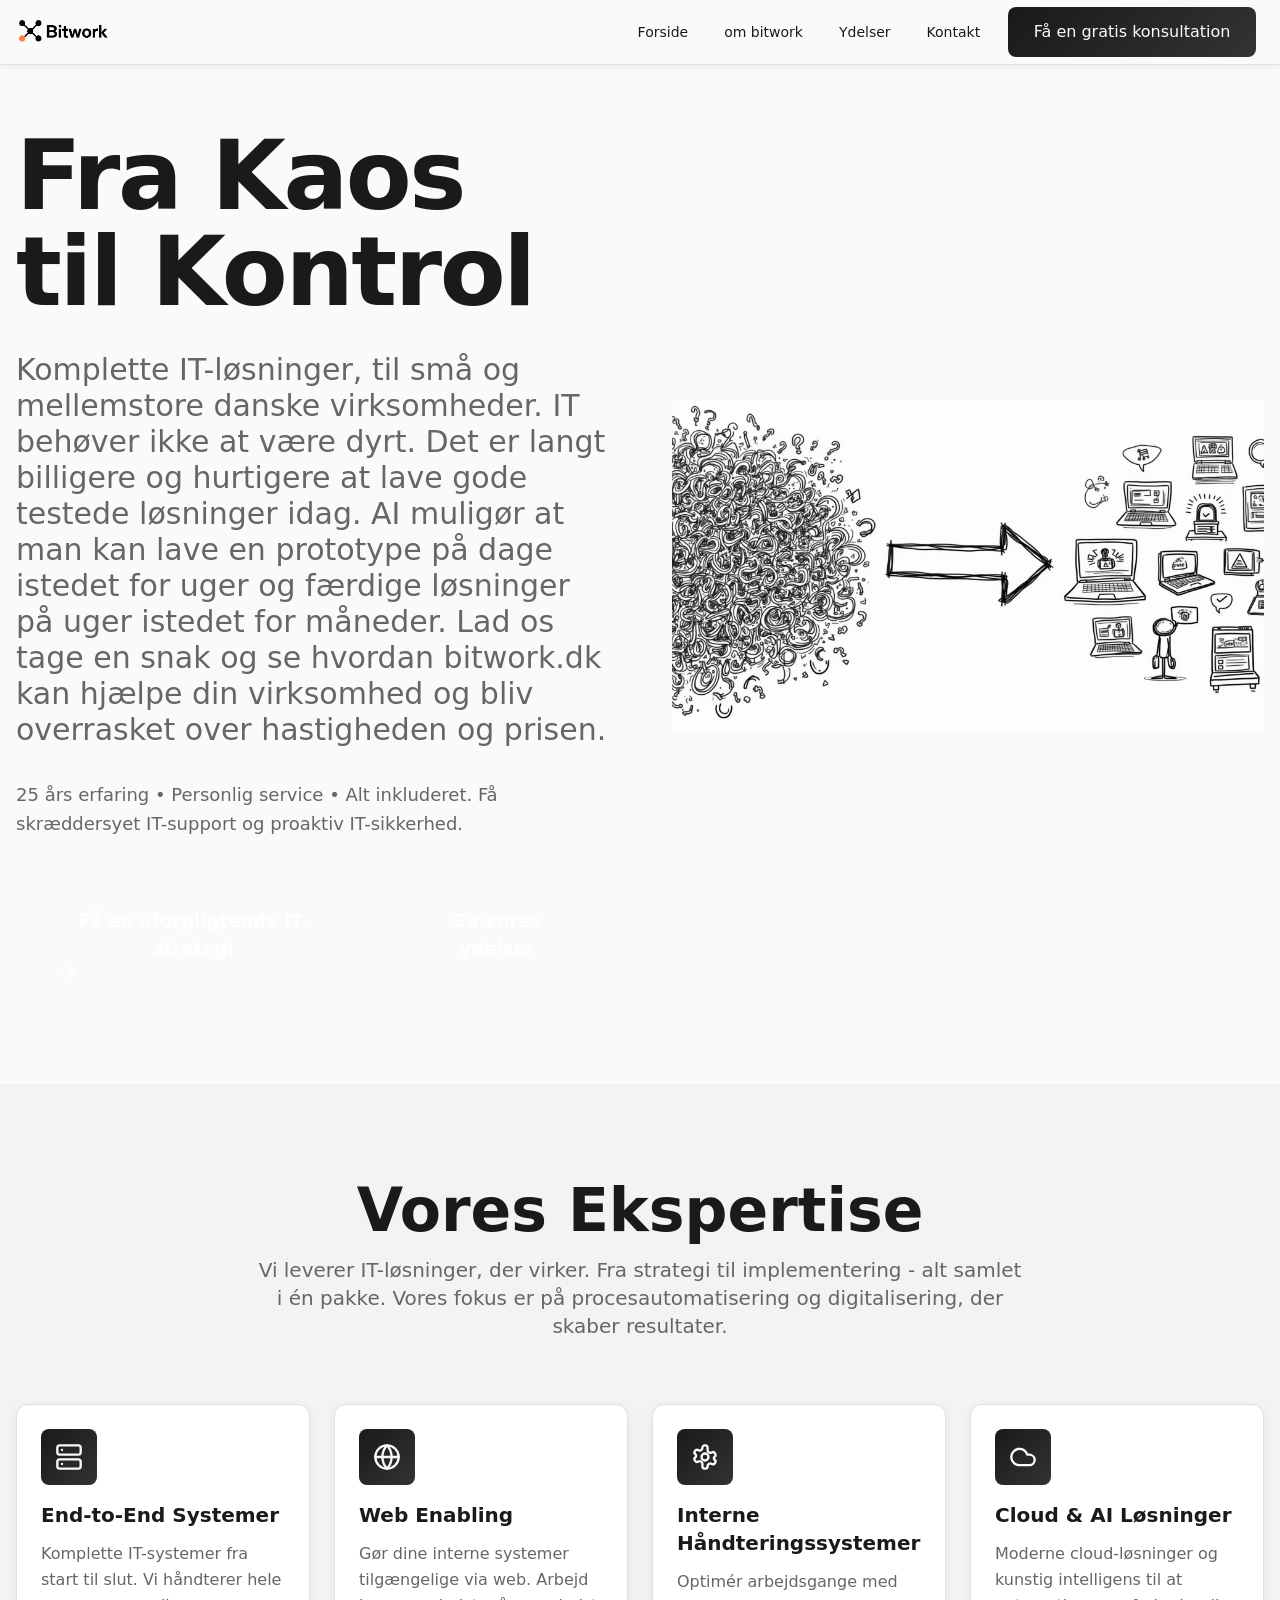
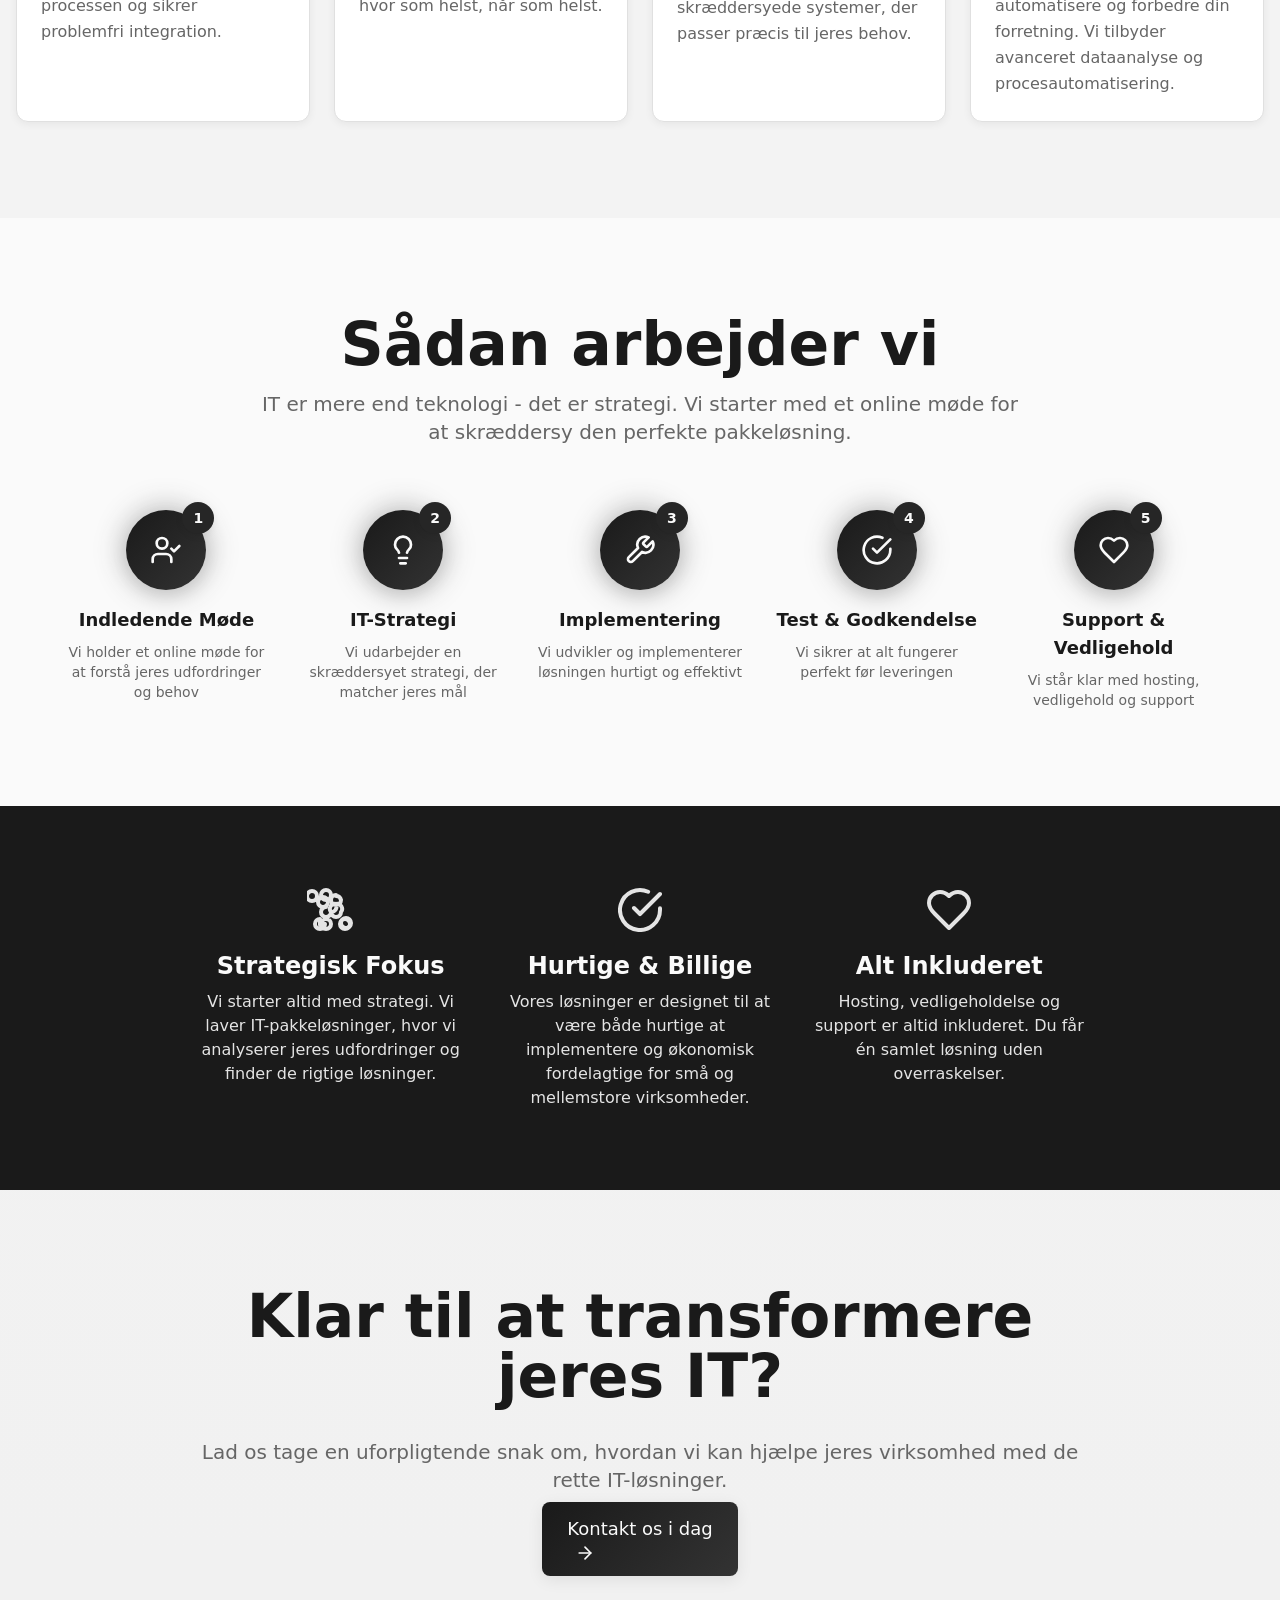
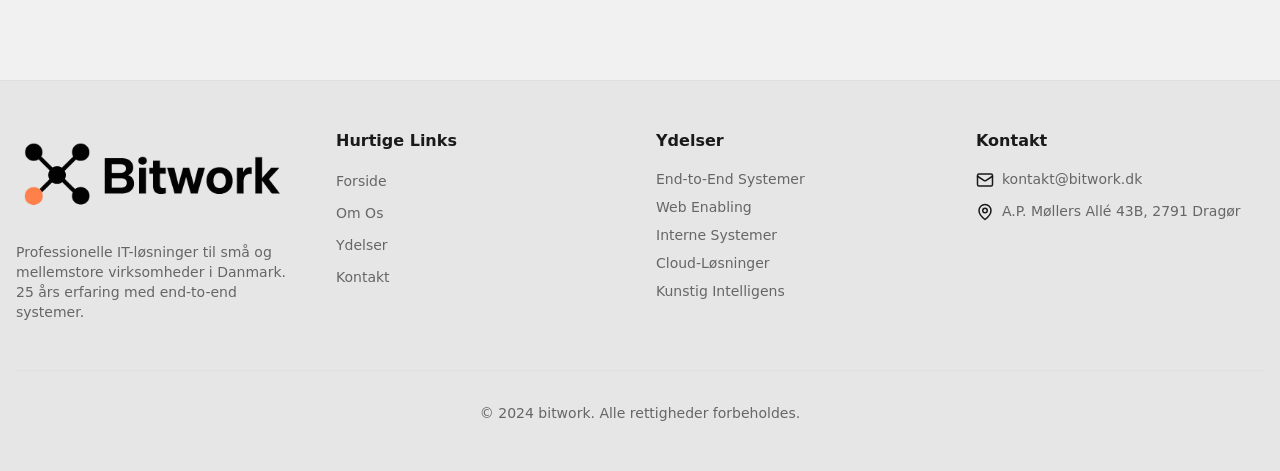
<file: index.html>
<!DOCTYPE html>
<html lang="en">
<head>
    <meta charset="UTF-8">
    <meta name="viewport" content="width=device-width, initial-scale=1.0">
    <title>Bitwork | IT-Løsninger, IT-Support, og IT-Sikkerhed for SMV'er</title>
    <meta name="description" content="Bitwork leverer komplette IT-løsninger til små og mellemstore virksomheder. Vi tilbyder alt inden for IT-support, IT-sikkerhed, Cloud & AI, digitalisering og procesautomatisering.">
    <link rel="stylesheet" href="styles.css">
    <link rel="icon" href="assets/bitwork80.png" type="image/png">
</head>
<body>
    <div id="navigation-placeholder"></div>

    <div class="min-h-screen bg-gradient-subtle">
        <!-- Hero Section -->
        <section class="relative pt-32 pb-20 overflow-hidden bg-background">
            <div class="container mx-auto px-4">
                <div class="grid lg:grid-cols-2 gap-16 items-center">
                    <div class="space-y-8 animate-fade-in">
                        <h1 class="text-6xl md:text-7xl lg:text-8xl font-black text-foreground leading-none tracking-tight">
                            Fra Kaos<br />
                            til Kontrol
                        </h1>
                        <p class="text-2xl md:text-3xl text-muted-foreground font-medium leading-relaxed">
                            Komplette IT-løsninger, til små og mellemstore danske virksomheder. IT behøver ikke at være dyrt. Det er langt billigere og hurtigere at lave gode testede løsninger idag. AI muligør at man kan lave en prototype på dage istedet for uger og færdige løsninger på uger istedet for måneder. Lad os tage en snak og se hvordan bitwork.dk kan hjælpe din virksomhed og bliv overrasket over hastigheden og prisen.
                        </p>
                        <p class="text-lg text-muted-foreground leading-relaxed">
                            25 års erfaring • Personlig service • Alt inkluderet. Få skræddersyet IT-support og proaktiv IT-sikkerhed.
                        </p>
                        <div class="flex flex-col sm:flex-row gap-4 pt-4">
                            <a href="kontakt.html">
                                <button size="lg" class="text-lg px-10 py-6 font-bold btn">
                                    Få en uforpligtende IT-strategi
                                    <svg xmlns="http://www.w3.org/2000/svg" width="20" height="20" viewBox="0 0 24 24" fill="none" stroke="currentColor" stroke-width="2" stroke-linecap="round" stroke-linejoin="round" class="ml-2"><path d="M5 12h14"/><path d="m12 5 7 7-7 7"/></svg>
                                </button>
                            </a>
                            <a href="ydelser.html">
                                <button size="lg" variant="outline" class="text-lg px-10 py-6 font-bold btn">
                                    Se vores ydelser
                                </button>
                            </a>
                        </div>
                    </div>
                    <div class="relative animate-fade-in">
                        <img
                            src="assets/it-solution-illustration.png"
                            alt="IT-løsninger for små og mellemstore virksomheder. Bitwork tilbyder IT-support, IT-sikkerhed og Cloud løsninger."
                            class="relative w-full"
                        />
                    </div>
                </div>
            </div>
        </section>

        <!-- Services Section -->
        <section class="py-24 bg-muted/30">
            <div class="container mx-auto px-4">
                <div class="text-center max-w-3xl mx-auto mb-16 space-y-4">
                    <h2 class="text-5xl md:text-6xl font-black text-foreground">Vores Ekspertise</h2>
                    <p class="text-xl text-muted-foreground">
                        Vi leverer IT-løsninger, der virker. Fra strategi til implementering - alt samlet i én pakke. Vores fokus er på procesautomatisering og digitalisering, der skaber resultater.
                    </p>
                </div>
                <div class="grid md:grid-cols-2 lg:grid-cols-4 gap-6">
                    <div class="group p-6 bg-card rounded-xl border border-border shadow-soft hover:shadow-medium transition-all duration-300 hover:-translate-y-1">
                        <div class="w-14 h-14 rounded-lg bg-gradient-primary flex items-center justify-center mb-4 group-hover:scale-110 transition-transform duration-300">
                            <svg xmlns="http://www.w3.org/2000/svg" width="28" height="28" viewBox="0 0 24 24" fill="none" stroke="currentColor" stroke-width="2" stroke-linecap="round" stroke-linejoin="round" class="text-primary-foreground"><rect width="20" height="8" x="2" y="2" rx="2" ry="2"/><rect width="20" height="8" x="2" y="14" rx="2" ry="2"/><line x1="6" x2="6.01" y1="6" y2="6"/><line x1="6" x2="6.01" y1="18" y2="18"/></svg>
                        </div>
                        <h3 class="text-xl font-semibold text-foreground mb-3">End-to-End Systemer</h3>
                        <p class="text-muted-foreground leading-relaxed">Komplette IT-systemer fra start til slut. Vi håndterer hele processen og sikrer problemfri integration.</p>
                    </div>
                    <div class="group p-6 bg-card rounded-xl border border-border shadow-soft hover:shadow-medium transition-all duration-300 hover:-translate-y-1">
                        <div class="w-14 h-14 rounded-lg bg-gradient-primary flex items-center justify-center mb-4 group-hover:scale-110 transition-transform duration-300">
                            <svg xmlns="http://www.w3.org/2000/svg" width="28" height="28" viewBox="0 0 24 24" fill="none" stroke="currentColor" stroke-width="2" stroke-linecap="round" stroke-linejoin="round" class="text-primary-foreground"><circle cx="12" cy="12" r="10"/><path d="M2 12h20"/><path d="M12 2a15.3 15.3 0 0 1 4 10 15.3 15.3 0 0 1-4 10 15.3 15.3 0 0 1-4-10 15.3 15.3 0 0 1 4-10z"/></svg>
                        </div>
                        <h3 class="text-xl font-semibold text-foreground mb-3">Web Enabling</h3>
                        <p class="text-muted-foreground leading-relaxed">Gør dine interne systemer tilgængelige via web. Arbejd hvor som helst, når som helst.</p>
                    </div>
                    <div class="group p-6 bg-card rounded-xl border border-border shadow-soft hover:shadow-medium transition-all duration-300 hover:-translate-y-1">
                        <div class="w-14 h-14 rounded-lg bg-gradient-primary flex items-center justify-center mb-4 group-hover:scale-110 transition-transform duration-300">
                            <svg xmlns="http://www.w3.org/2000/svg" width="28" height="28" viewBox="0 0 24 24" fill="none" stroke="currentColor" stroke-width="2" stroke-linecap="round" stroke-linejoin="round" class="text-primary-foreground"><path d="M12.22 2h-.44a2 2 0 0 0-2 2v.18a2 2 0 0 1-1 1.73l-.43.25a2 2 0 0 1-2 0l-.15-.08a2 2 0 0 0-2.73.73l-.22.38a2 2 0 0 0 .73 2.73l.15.1a2 2 0 0 1 0 2l-.15.08a2 2 0 0 0-.73 2.73l.22.38a2 2 0 0 0 2.73.73l.15-.08a2 2 0 0 1 2 0l.43.25a2 2 0 0 1 1 1.73V20a2 2 0 0 0 2 2h.44a2 2 0 0 0 2-2v-.18a2 2 0 0 1 1-1.73l.43-.25a2 2 0 0 1 2 0l.15.08a2 2 0 0 0 2.73-.73l.22-.38a2 2 0 0 0-.73-2.73l-.15-.08a2 2 0 0 1 0-2l.15-.08a2 2 0 0 0 .73-2.73l-.22-.38a2 2 0 0 0-2.73-.73l-.15.08a2 2 0 0 1-2 0l-.43-.25a2 2 0 0 1-1-1.73V4a2 2 0 0 0-2-2z"/><circle cx="12" cy="12" r="3"/></svg>
                        </div>
                        <h3 class="text-xl font-semibold text-foreground mb-3">Interne Håndteringssystemer</h3>
                        <p class="text-muted-foreground leading-relaxed">Optimér arbejdsgange med skræddersyede systemer, der passer præcis til jeres behov.</p>
                    </div>
                    <div class="group p-6 bg-card rounded-xl border border-border shadow-soft hover:shadow-medium transition-all duration-300 hover:-translate-y-1">
                        <div class="w-14 h-14 rounded-lg bg-gradient-primary flex items-center justify-center mb-4 group-hover:scale-110 transition-transform duration-300">
                            <svg xmlns="http://www.w3.org/2000/svg" width="28" height="28" viewBox="0 0 24 24" fill="none" stroke="currentColor" stroke-width="2" stroke-linecap="round" stroke-linejoin="round" class="text-primary-foreground"><path d="M17.5 19H9a7 7 0 1 1 6.71-9h1.79a4.5 4.5 0 1 1 0 9Z"/></svg>
                        </div>
                        <h3 class="text-xl font-semibold text-foreground mb-3">Cloud & AI Løsninger</h3>
                        <p class="text-muted-foreground leading-relaxed">Moderne cloud-løsninger og kunstig intelligens til at automatisere og forbedre din forretning. Vi tilbyder avanceret dataanalyse og procesautomatisering.</p>
                    </div>
                </div>
            </div>
        </section>

        <!-- Process Section -->
        <section class="py-24 bg-background">
            <div class="container mx-auto px-4">
                <div class="text-center max-w-3xl mx-auto mb-16 space-y-4">
                    <h2 class="text-5xl md:text-6xl font-black text-foreground">Sådan arbejder vi</h2>
                    <p class="text-xl text-muted-foreground">
                        IT er mere end teknologi - det er strategi. Vi starter med et online møde for at skræddersy den perfekte pakkeløsning.
                    </p>
                </div>
                <div class="grid md:grid-cols-5 gap-8 max-w-6xl mx-auto">
                    <div class="relative flex flex-col items-center text-center group">
                        <div class="relative mb-4">
                            <div class="absolute -inset-2 bg-accent/20 rounded-full blur-md group-hover:blur-lg transition-all duration-300"></div>
                            <div class="relative w-20 h-20 rounded-full bg-gradient-primary flex items-center justify-center shadow-medium">
                                <svg xmlns="http://www.w3.org/2000/svg" width="32" height="32" viewBox="0 0 24 24" fill="none" stroke="currentColor" stroke-width="2" stroke-linecap="round" stroke-linejoin="round" class="text-primary-foreground"><path d="M16 21v-2a4 4 0 0 0-4-4H6a4 4 0 0 0-4 4v2"/><circle cx="9" cy="7" r="4"/><polyline points="16 11 18 13 22 9"/></svg>
                            </div>
                            <div class="absolute -top-2 -right-2 w-8 h-8 rounded-full bg-accent text-accent-foreground flex items-center justify-center font-bold text-sm shadow-soft">1</div>
                        </div>
                        <h3 class="text-lg font-semibold text-foreground mb-2">Indledende Møde</h3>
                        <p class="text-sm text-muted-foreground max-w-xs">Vi holder et online møde for at forstå jeres udfordringer og behov</p>
                    </div>
                    <div class="relative flex flex-col items-center text-center group">
                        <div class="relative mb-4">
                            <div class="absolute -inset-2 bg-accent/20 rounded-full blur-md group-hover:blur-lg transition-all duration-300"></div>
                            <div class="relative w-20 h-20 rounded-full bg-gradient-primary flex items-center justify-center shadow-medium">
                                <svg xmlns="http://www.w3.org/2000/svg" width="32" height="32" viewBox="0 0 24 24" fill="none" stroke="currentColor" stroke-width="2" stroke-linecap="round" stroke-linejoin="round" class="text-primary-foreground"><path d="M15 14c.2-1 .7-1.7 1.5-2.5 1-.9 1.5-2.2 1.5-3.5A6 6 0 0 0 6 8c0 1 .2 2.2 1.5 3.5.7.7 1.3 1.5 1.5 2.5"/><path d="M9 18h6"/><path d="M10 22h4"/></svg>
                            </div>
                            <div class="absolute -top-2 -right-2 w-8 h-8 rounded-full bg-accent text-accent-foreground flex items-center justify-center font-bold text-sm shadow-soft">2</div>
                        </div>
                        <h3 class="text-lg font-semibold text-foreground mb-2">IT-Strategi</h3>
                        <p class="text-sm text-muted-foreground max-w-xs">Vi udarbejder en skræddersyet strategi, der matcher jeres mål</p>
                    </div>
                    <div class="relative flex flex-col items-center text-center group">
                        <div class="relative mb-4">
                            <div class="absolute -inset-2 bg-accent/20 rounded-full blur-md group-hover:blur-lg transition-all duration-300"></div>
                            <div class="relative w-20 h-20 rounded-full bg-gradient-primary flex items-center justify-center shadow-medium">
                                <svg xmlns="http://www.w3.org/2000/svg" width="32" height="32" viewBox="0 0 24 24" fill="none" stroke="currentColor" stroke-width="2" stroke-linecap="round" stroke-linejoin="round" class="text-primary-foreground"><path d="M14.7 6.3a1 1 0 0 0 0 1.4l1.6 1.6a1 1 0 0 0 1.4 0l3.77-3.77a6 6 0 0 1-7.94 7.94l-6.91 6.91a2.12 2.12 0 0 1-3-3l6.91-6.91a6 6 0 0 1 7.94-7.94l-3.76 3.76z"/></svg>
                            </div>
                            <div class="absolute -top-2 -right-2 w-8 h-8 rounded-full bg-accent text-accent-foreground flex items-center justify-center font-bold text-sm shadow-soft">3</div>
                        </div>
                        <h3 class="text-lg font-semibold text-foreground mb-2">Implementering</h3>
                        <p class="text-sm text-muted-foreground max-w-xs">Vi udvikler og implementerer løsningen hurtigt og effektivt</p>
                    </div>
                    <div class="relative flex flex-col items-center text-center group">
                        <div class="relative mb-4">
                            <div class="absolute -inset-2 bg-accent/20 rounded-full blur-md group-hover:blur-lg transition-all duration-300"></div>
                            <div class="relative w-20 h-20 rounded-full bg-gradient-primary flex items-center justify-center shadow-medium">
                                <svg xmlns="http://www.w3.org/2000/svg" width="32" height="32" viewBox="0 0 24 24" fill="none" stroke="currentColor" stroke-width="2" stroke-linecap="round" stroke-linejoin="round" class="text-primary-foreground"><path d="M22 11.08V12a10 10 0 1 1-5.93-9.14"/><polyline points="22 4 12 14.01 9 11.01"/></svg>
                            </div>
                            <div class="absolute -top-2 -right-2 w-8 h-8 rounded-full bg-accent text-accent-foreground flex items-center justify-center font-bold text-sm shadow-soft">4</div>
                        </div>
                        <h3 class="text-lg font-semibold text-foreground mb-2">Test & Godkendelse</h3>
                        <p class="text-sm text-muted-foreground max-w-xs">Vi sikrer at alt fungerer perfekt før leveringen</p>
                    </div>
                    <div class="relative flex flex-col items-center text-center group">
                        <div class="relative mb-4">
                            <div class="absolute -inset-2 bg-accent/20 rounded-full blur-md group-hover:blur-lg transition-all duration-300"></div>
                            <div class="relative w-20 h-20 rounded-full bg-gradient-primary flex items-center justify-center shadow-medium">
                                <svg xmlns="http://www.w3.org/2000/svg" width="32" height="32" viewBox="0 0 24 24" fill="none" stroke="currentColor" stroke-width="2" stroke-linecap="round" stroke-linejoin="round" class="text-primary-foreground"><path d="M19 14c1.49-1.46 3-3.21 3-5.5A5.5 5.5 0 0 0 16.5 3c-1.76 0-3 .5-4.5 2-1.5-1.5-2.74-2-4.5-2A5.5 5.5 0 0 0 2 8.5c0 2.3 1.5 4.05 3 5.5l7 7Z"/></svg>
                            </div>
                            <div class="absolute -top-2 -right-2 w-8 h-8 rounded-full bg-accent text-accent-foreground flex items-center justify-center font-bold text-sm shadow-soft">5</div>
                        </div>
                        <h3 class="text-lg font-semibold text-foreground mb-2">Support & Vedligehold</h3>
                        <p class="text-sm text-muted-foreground max-w-xs">Vi står klar med hosting, vedligehold og support</p>
                    </div>
                </div>
            </div>
        </section>

        <!-- Trust Section -->
        <section class="py-20 bg-primary text-primary-foreground">
            <div class="container mx-auto px-4">
                <div class="max-w-4xl mx-auto">
                    <div class="grid md:grid-cols-3 gap-8 text-center">
                        <div class="space-y-2">
                            <svg xmlns="http://www.w3.org/2000/svg" width="48" height="48" viewBox="0 0 24 24" fill="none" stroke="currentColor" stroke-width="2" stroke-linecap="round" stroke-linejoin="round" class="mx-auto mb-4 opacity-90"><path d="M9.5 2A2.5 2.5 0 0 1 12 4.5v0A2.5 2.5 0 0 1 9.5 7h0A2.5 2.5 0 0 1 7 4.5v0A2.5 2.5 0 0 1 9.5 2m0 14.5A2.5 2.5 0 0 1 12 19v0a2.5 2.5 0 0 1-2.5 2.5h0A2.5 2.5 0 0 1 7 19v0a2.5 2.5 0 0 1 2.5-2.5m5-11.5A2.5 2.5 0 0 1 17 7v0a2.5 2.5 0 0 1-2.5 2.5h0A2.5 2.5 0 0 1 12 7v0a2.5 2.5 0 0 1 2.5-2.5m5 11.5a2.5 2.5 0 0 1 2.5 2.5v0a2.5 2.5 0 0 1-2.5 2.5h0a2.5 2.5 0 0 1-2.5-2.5v0a2.5 2.5 0 0 1 2.5-2.5m-5-6.5A2.5 2.5 0 0 1 12 13v0a2.5 2.5 0 0 1-2.5 2.5h0A2.5 2.5 0 0 1 7 13v0a2.5 2.5 0 0 1 2.5-2.5m5-1.5A2.5 2.5 0 0 1 17 13v0a2.5 2.5 0 0 1-2.5 2.5h0a2.5 2.5 0 0 1-2.5-2.5v0A2.5 2.5 0 0 1 14.5 9z"/><path d="M2.5 2.5a2.5 2.5 0 0 1 2.5 2.5v0a2.5 2.5 0 0 1-2.5 2.5h0A2.5 2.5 0 0 1 0 5v0A2.5 2.5 0 0 1 2.5 2.5m16.5 14a2.5 2.5 0 0 1 2.5 2.5v0a2.5 2.5 0 0 1-2.5 2.5h0a2.5 2.5 0 0 1-2.5-2.5v0a2.5 2.5 0 0 1 2.5-2.5m-11-11A2.5 2.5 0 0 1 10.5 8v0a2.5 2.5 0 0 1-2.5 2.5h0A2.5 2.5 0 0 1 5.5 8v0a2.5 2.5 0 0 1 2.5-2.5m-1.5 14A2.5 2.5 0 0 1 9 19v0a2.5 2.5 0 0 1-2.5 2.5h0A2.5 2.5 0 0 1 4 19v0A2.5 2.5 0 0 1 6.5 16.5z"/></svg>
                            <h3 class="text-2xl font-bold">Strategisk Fokus</h3>
                            <p class="opacity-90">
                                Vi starter altid med strategi. Vi laver IT-pakkeløsninger, hvor vi analyserer jeres udfordringer og finder de rigtige løsninger.
                            </p>
                        </div>
                        <div class="space-y-2">
                            <svg xmlns="http://www.w3.org/2000/svg" width="48" height="48" viewBox="0 0 24 24" fill="none" stroke="currentColor" stroke-width="2" stroke-linecap="round" stroke-linejoin="round" class="mx-auto mb-4 opacity-90"><path d="M22 11.08V12a10 10 0 1 1-5.93-9.14"/><polyline points="22 4 12 14.01 9 11.01"/></svg>
                            <h3 class="text-2xl font-bold">Hurtige & Billige</h3>
                            <p class="opacity-90">
                                Vores løsninger er designet til at være både hurtige at implementere og økonomisk fordelagtige for små og mellemstore virksomheder.
                            </p>
                        </div>
                        <div class="space-y-2">
                            <svg xmlns="http://www.w3.org/2000/svg" width="48" height="48" viewBox="0 0 24 24" fill="none" stroke="currentColor" stroke-width="2" stroke-linecap="round" stroke-linejoin="round" class="mx-auto mb-4 opacity-90"><path d="M19 14c1.49-1.46 3-3.21 3-5.5A5.5 5.5 0 0 0 16.5 3c-1.76 0-3 .5-4.5 2-1.5-1.5-2.74-2-4.5-2A5.5 5.5 0 0 0 2 8.5c0 2.3 1.5 4.05 3 5.5l7 7Z"/></svg>
                            <h3 class="text-2xl font-bold">Alt Inkluderet</h3>
                            <p class="opacity-90">
                                Hosting, vedligeholdelse og support er altid inkluderet. Du får én samlet løsning uden overraskelser.
                            </p>
                        </div>
                    </div>
                </div>
            </div>
        </section>

        <!-- CTA Section -->
        <section class="py-24 bg-muted/30">
            <div class="container mx-auto px-4">
                <div class="max-w-4xl mx-auto text-center space-y-8">
                    <h2 class="text-5xl md:text-6xl font-black text-foreground">
                        Klar til at transformere jeres IT?
                    </h2>
                    <p class="text-xl text-muted-foreground">
                        Lad os tage en uforpligtende snak om, hvordan vi kan hjælpe jeres virksomhed med de rette IT-løsninger.
                    </p>
                    <a href="kontakt.html">
                        <button size="lg" class="bg-gradient-primary hover:opacity-90 transition-opacity shadow-medium text-lg px-8 btn">
                            Kontakt os i dag
                            <svg xmlns="http://www.w3.org/2000/svg" width="20" height="20" viewBox="0 0 24 24" fill="none" stroke="currentColor" stroke-width="2" stroke-linecap="round" stroke-linejoin="round" class="ml-2"><path d="M5 12h14"/><path d="m12 5 7 7-7 7"/></svg>
                        </button>
                    </a>
                </div>
            </div>
        </section>
    </div>

    <div id="footer-placeholder"></div>

    <script>
        const basePath = window.location.pathname.includes('/bitwork-homepage/') ? '/bitwork-homepage' : '';
        fetch(`${basePath}/_navigation.html`)
            .then(response => response.text())
            .then(data => {
                document.getElementById('navigation-placeholder').innerHTML = data;
                const mobileMenuButton = document.getElementById('mobile-menu-button');
                const mobileMenu = document.getElementById('mobile-menu');
                mobileMenuButton.addEventListener('click', () => {
                    mobileMenu.classList.toggle('hidden');
                });
            });
        fetch(`${basePath}/_footer.html`)
            .then(response => response.text())
            .then(data => {
                document.getElementById('footer-placeholder').innerHTML = data;
            });
    </script>
</body>
</html>
</file>
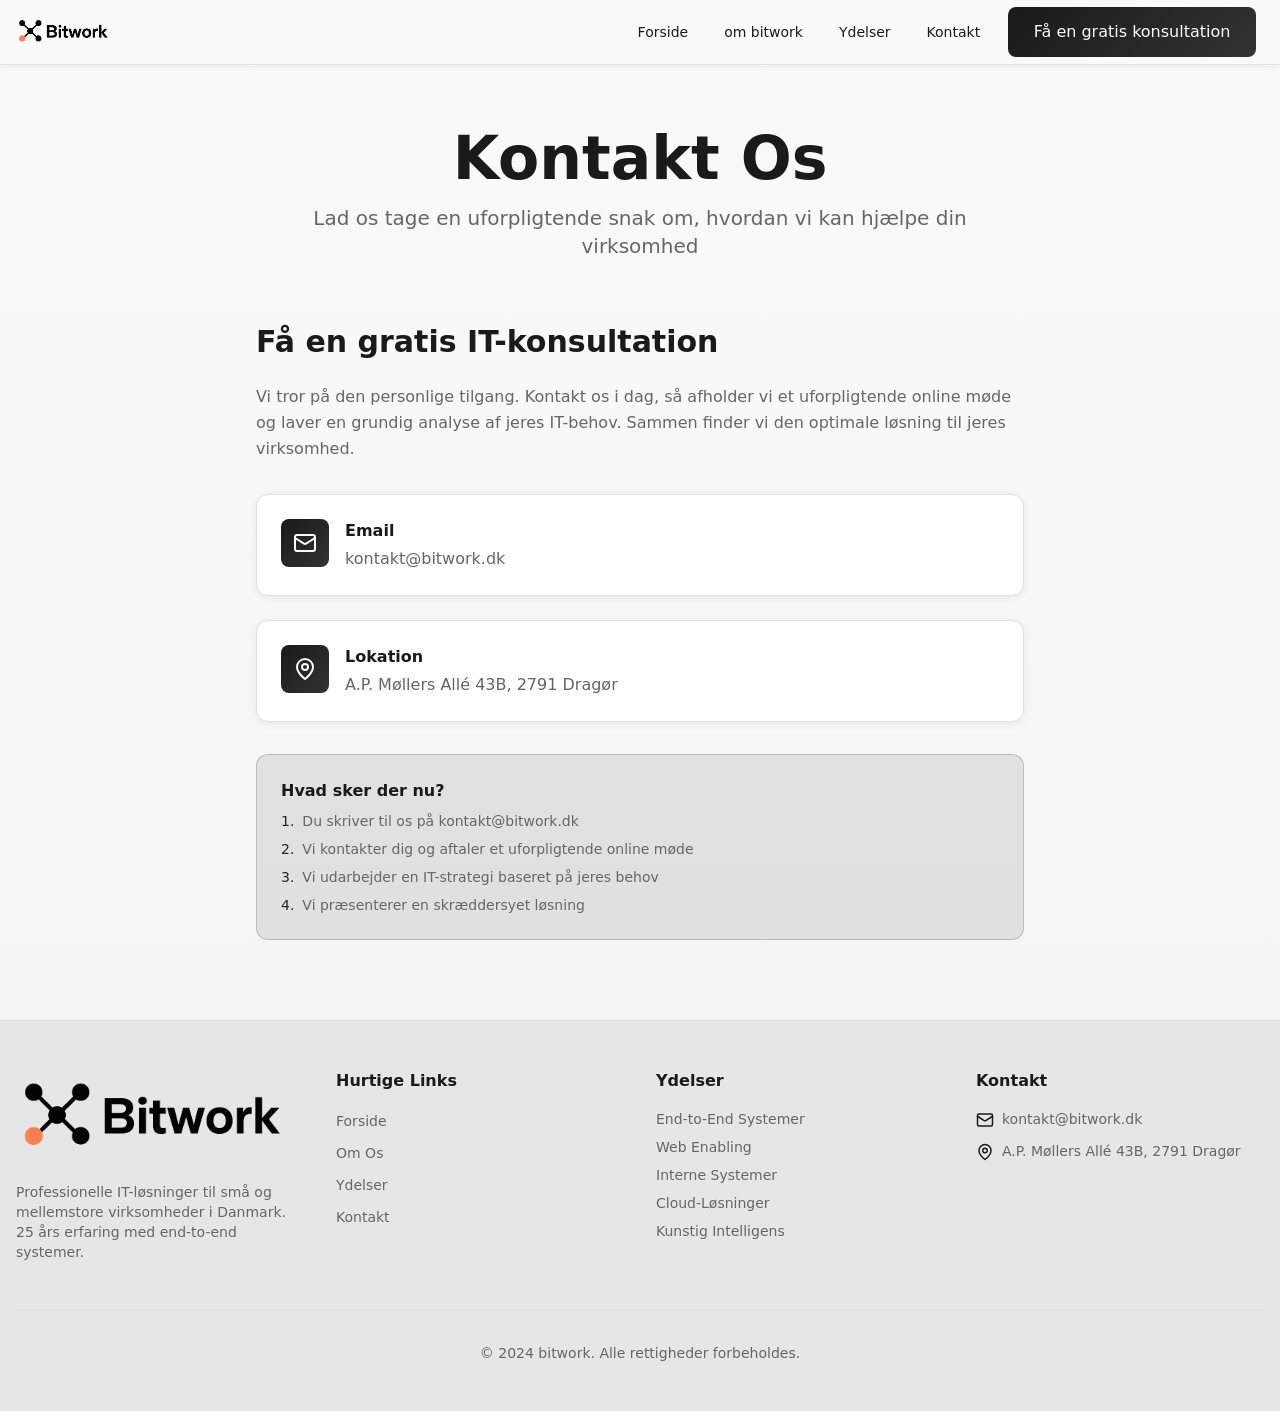
<file: kontakt.html>
<!DOCTYPE html>
<html lang="en">
<head>
    <meta charset="UTF-8">
    <meta name="viewport" content="width=device-width, initial-scale=1.0">
    <title>Contact</title>
    <link rel="stylesheet" href="styles.css">
    <link rel="icon" href="assets/logo-concept-2.png" type="image/png">
</head>
<body>
    <div id="navigation-placeholder"></div>

    <div class="min-h-screen bg-gradient-subtle">
        <section class="pt-32 pb-20">
            <div class="container mx-auto px-4">
                <div class="text-center max-w-3xl mx-auto mb-16 space-y-4 animate-fade-in">
                    <h1 class="text-5xl md:text-6xl font-bold text-foreground">Kontakt Os</h1>
                    <p class="text-xl text-muted-foreground">
                        Lad os tage en uforpligtende snak om, hvordan vi kan hjælpe din virksomhed
                    </p>
                </div>

                <div class="max-w-3xl mx-auto">
                    <!-- Contact Information -->
                    <div class="space-y-8">
                        <div>
                            <h2 class="text-3xl font-bold text-foreground mb-6">Få en gratis IT-konsultation</h2>
                            <p class="text-muted-foreground leading-relaxed mb-8">
                                Vi tror på den personlige tilgang. Kontakt os i dag, så afholder vi et uforpligtende online møde
                                og laver en grundig analyse af jeres IT-behov. Sammen finder vi den optimale løsning til jeres virksomhed.
                            </p>
                        </div>

                        <div class="space-y-6">
                            <div class="flex items-start space-x-4 p-6 bg-card rounded-xl border border-border shadow-soft">
                                <div class="w-12 h-12 rounded-lg bg-gradient-primary flex items-center justify-center flex-shrink-0">
                                    <svg xmlns="http://www.w3.org/2000/svg" width="24" height="24" viewBox="0 0 24 24" fill="none" stroke="currentColor" stroke-width="2" stroke-linecap="round" stroke-linejoin="round" class="text-primary-foreground"><rect width="20" height="16" x="2" y="4" rx="2"/><path d="m22 7-8.97 5.7a1.94 1.94 0 0 1-2.06 0L2 7"/></svg>
                                </div>
                                <div>
                                    <h3 class="font-semibold text-foreground mb-1">Email</h3>
                                    <a href="mailto:kontakt@bitwork.dk" class="text-muted-foreground hover:text-primary transition-colors">
                                        kontakt@bitwork.dk
                                    </a>
                                </div>
                            </div>

                            <div class="flex items-start space-x-4 p-6 bg-card rounded-xl border border-border shadow-soft">
                                <div class="w-12 h-12 rounded-lg bg-gradient-primary flex items-center justify-center flex-shrink-0">
                                    <svg xmlns="http://www.w3.org/2000/svg" width="24" height="24" viewBox="0 0 24 24" fill="none" stroke="currentColor" stroke-width="2" stroke-linecap="round" stroke-linejoin="round" class="text-primary-foreground"><path d="M20 10c0 6-8 12-8 12s-8-6-8-12a8 8 0 0 1 16 0Z"/><circle cx="12" cy="10" r="3"/></svg>
                                </div>
                                <div>
                                    <h3 class="font-semibold text-foreground mb-1">Lokation</h3>
                                    <p class="text-muted-foreground">
                                        A.P. Møllers Allé 43B, 2791 Dragør
                                    </p>
                                </div>
                            </div>
                        </div>

                        <div class="p-6 bg-accent/10 rounded-xl border border-accent/20">
                            <h3 class="font-semibold text-foreground mb-2">Hvad sker der nu?</h3>
                            <ul class="space-y-2 text-sm text-muted-foreground">
                                <li class="flex items-start">
                                    <span class="text-accent mr-2">1.</span>
                                    <span>Du skriver til os på kontakt@bitwork.dk</span>
                                </li>
                                <li class="flex items-start">
                                    <span class="text-accent mr-2">2.</span>
                                    <span>Vi kontakter dig og aftaler et uforpligtende online møde</span>
                                </li>
                                <li class="flex items-start">
                                    <span class="text-accent mr-2">3.</span>
                                    <span>Vi udarbejder en IT-strategi baseret på jeres behov</span>
                                </li>
                                <li class="flex items-start">
                                    <span class="text-accent mr-2">4.</span>
                                    <span>Vi præsenterer en skræddersyet løsning</span>
                                </li>
                            </ul>
                        </div>
                    </div>
                </div>
            </div>
        </section>
    </div>

    <div id="footer-placeholder"></div>

    <script>
        const basePath = window.location.pathname.includes('/bitwork-homepage/') ? '/bitwork-homepage' : '';

        fetch(`${basePath}/_navigation.html`)
            .then(response => response.text())
            .then(data => {
                document.getElementById('navigation-placeholder').innerHTML = data;
                const mobileMenuButton = document.getElementById('mobile-menu-button');
                const mobileMenu = document.getElementById('mobile-menu');
                mobileMenuButton.addEventListener('click', () => {
                    mobileMenu.classList.toggle('hidden');
                });
            });

        fetch(`${basePath}/_footer.html`)
            .then(response => response.text())
            .then(data => {
                document.getElementById('footer-placeholder').innerHTML = data;
            });
    </script>
</body>
</html>
</file>
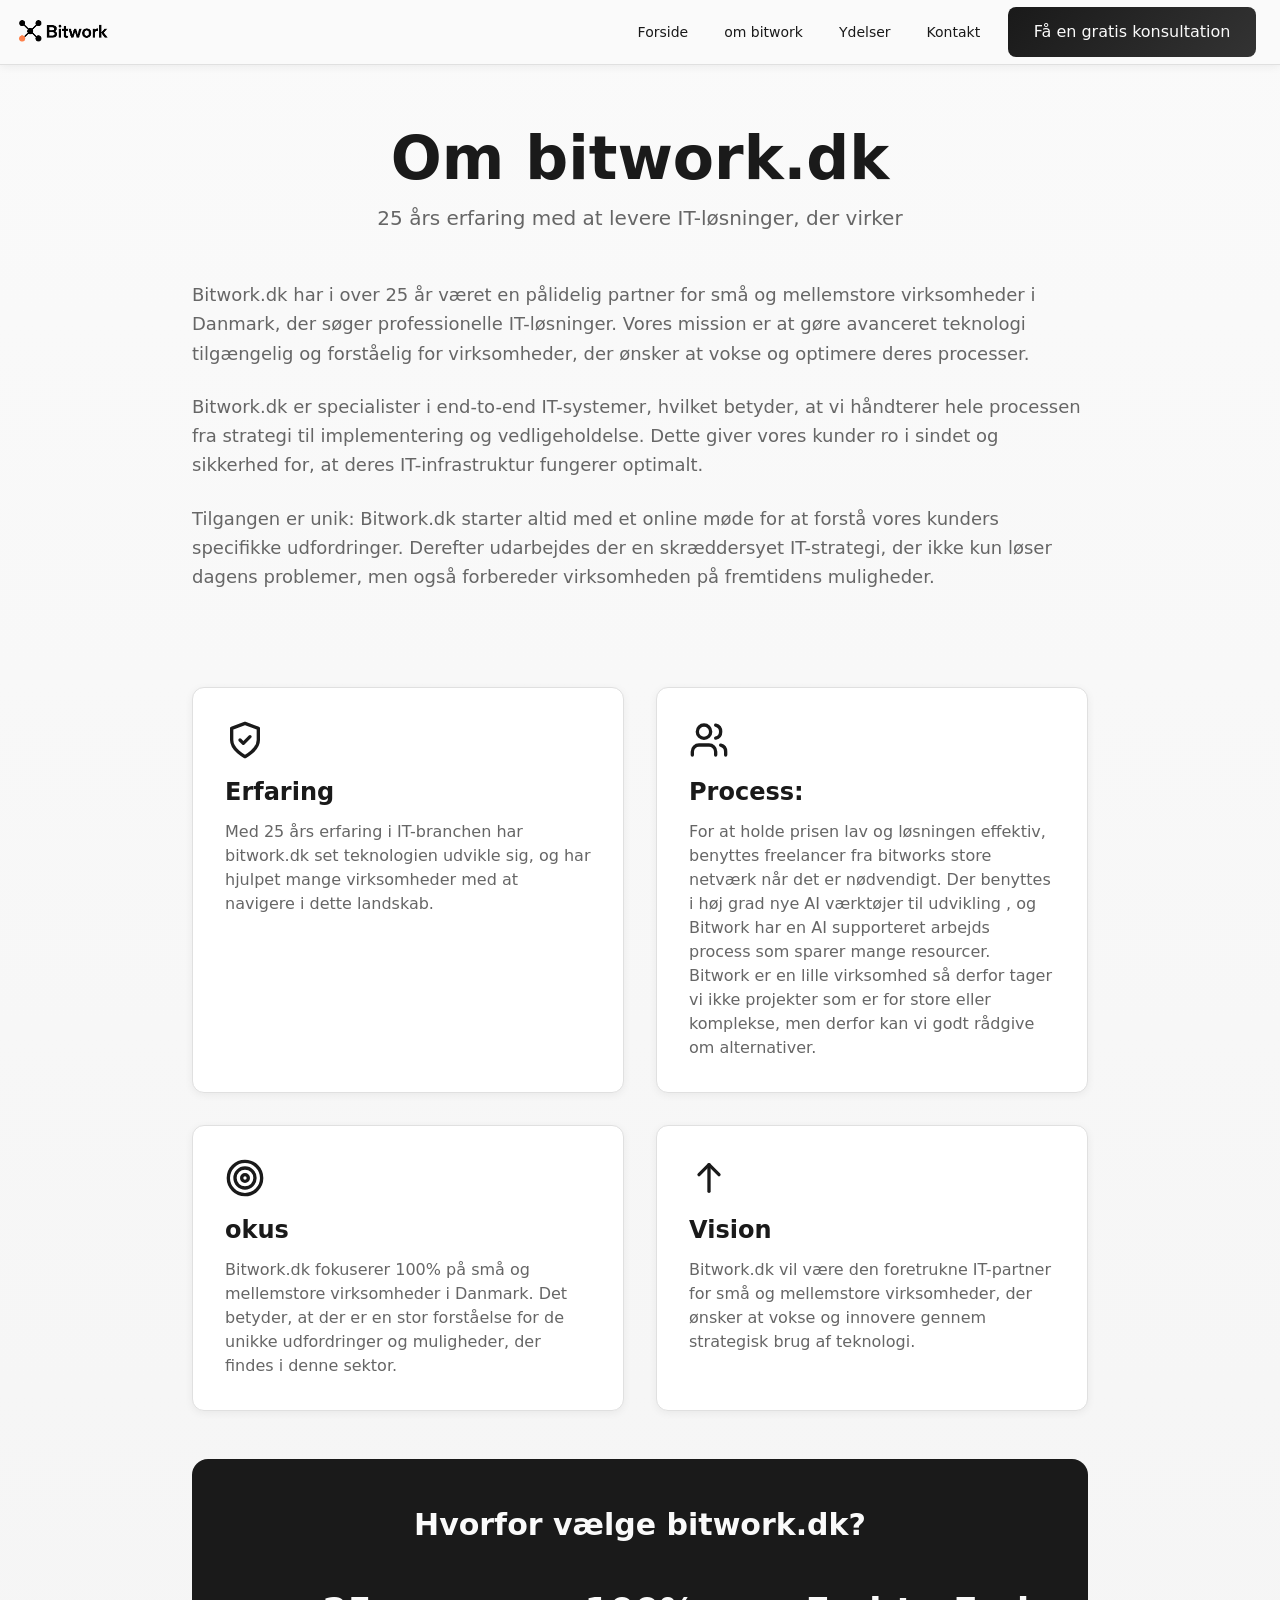
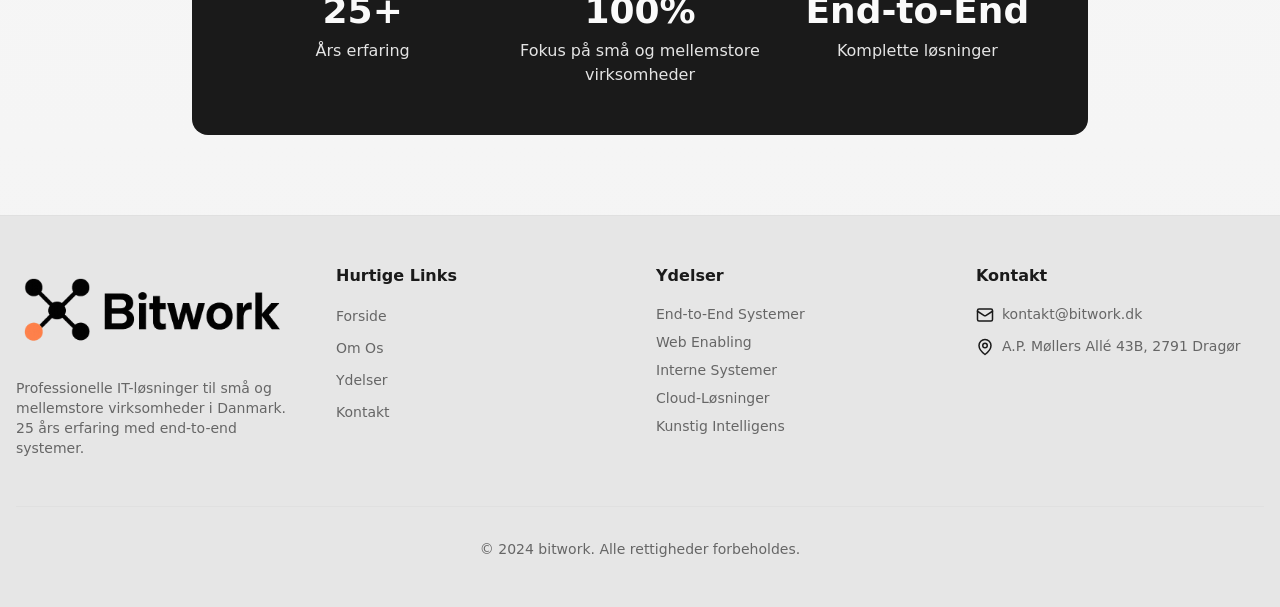
<file: om-os.html>
<!DOCTYPE html>
<html lang="en">
<head>
    <meta charset="UTF-8">
    <meta name="viewport" content="width=device-width, initial-scale=1.0">
    <title>About Us</title>
    <link rel="stylesheet" href="styles.css">
    <link rel="icon" href="assets/logo-concept-2.png" type="image/png">
</head>
<body>
    <div id="navigation-placeholder"></div>

    <div class="min-h-screen bg-gradient-subtle">
        <section class="pt-32 pb-20">
            <div class="container mx-auto px-4">
                <div class="max-w-4xl mx-auto space-y-12">
                    <div class="text-center space-y-4 animate-fade-in">
                        <h1 class="text-5xl md:text-6xl font-bold text-foreground">Om bitwork.dk</h1>
                        <p class="text-xl text-muted-foreground">
                            25 års erfaring med at levere IT-løsninger, der virker
                        </p>
                    </div>

                    <div class="prose prose-lg max-w-none space-y-6 text-muted-foreground">
                        <p class="text-lg leading-relaxed">
                            Bitwork.dk har i over 25 år været en pålidelig partner for små og mellemstore virksomheder i Danmark,
                            der søger professionelle IT-løsninger. Vores mission er at gøre avanceret teknologi tilgængelig og
                            forståelig for virksomheder, der ønsker at vokse og optimere deres processer.
                        </p>

                        <p class="text-lg leading-relaxed">
                            Bitwork.dk er specialister i end-to-end IT-systemer, hvilket betyder, at vi håndterer hele processen fra
                            strategi til implementering og vedligeholdelse. Dette giver vores kunder ro i sindet og sikkerhed
                            for, at deres IT-infrastruktur fungerer optimalt.
                        </p>

                        <p class="text-lg leading-relaxed">
                            Tilgangen er unik: Bitwork.dk starter altid med et online møde for at forstå vores kunders specifikke
                            udfordringer. Derefter udarbejdes der en skræddersyet IT-strategi, der ikke kun løser dagens problemer,
                            men også forbereder virksomheden på fremtidens muligheder.
                        </p>
                    </div>

                    <div class="grid md:grid-cols-2 gap-8 pt-12">
                        <div class="p-8 bg-card rounded-xl border border-border shadow-soft">
                            <svg xmlns="http://www.w3.org/2000/svg" width="40" height="40" viewBox="0 0 24 24" fill="none" stroke="currentColor" stroke-width="2" stroke-linecap="round" stroke-linejoin="round" class="text-primary mb-4"><path d="M12 22s8-4 8-10V5l-8-3-8 3v7c0 6 8 10 8 10z"/><path d="m9 12 2 2 4-4"/></svg>
                            <h3 class="text-2xl font-semibold text-foreground mb-3">Erfaring</h3>
                            <p class="text-muted-foreground">
                                Med 25 års erfaring i IT-branchen har bitwork.dk set teknologien udvikle sig, og har hjulpet
                                mange virksomheder med at navigere i dette landskab.
                            </p>
                        </div>

                        <div class="p-8 bg-card rounded-xl border border-border shadow-soft">
                            <svg xmlns="http://www.w3.org/2000/svg" width="40" height="40" viewBox="0 0 24 24" fill="none" stroke="currentColor" stroke-width="2" stroke-linecap="round" stroke-linejoin="round" class="text-primary mb-4"><path d="M16 21v-2a4 4 0 0 0-4-4H6a4 4 0 0 0-4 4v2"/><circle cx="9" cy="7" r="4"/><path d="M22 21v-2a4 4 0 0 0-3-3.87"/><path d="M16 3.13a4 4 0 0 1 0 7.75"/></svg>
                            <h3 class="text-2xl font-semibold text-foreground mb-3">Process:</h3>
                            <p class="text-muted-foreground">
                                For at holde prisen lav og løsningen effektiv, benyttes freelancer fra bitworks store netværk når det er nødvendigt. Der benyttes i høj grad nye AI værktøjer til udvikling , og Bitwork har en AI supporteret arbejds process som sparer mange resourcer. Bitwork er en lille virksomhed så derfor tager vi ikke projekter som er for store eller komplekse, men derfor kan vi godt rådgive om alternativer.
                            </p>
                        </div>

                        <div class="p-8 bg-card rounded-xl border border-border shadow-soft">
                            <svg xmlns="http://www.w3.org/2000/svg" width="40" height="40" viewBox="0 0 24 24" fill="none" stroke="currentColor" stroke-width="2" stroke-linecap="round" stroke-linejoin="round" class="text-primary mb-4"><circle cx="12" cy="12" r="10"/><circle cx="12" cy="12" r="6"/><circle cx="12" cy="12" r="2"/></svg>
                            <h3 class="text-2xl font-semibold text-foreground mb-3">okus</h3>
                            <p class="text-muted-foreground">
                                Bitwork.dk fokuserer 100% på små og mellemstore virksomheder i Danmark. Det betyder, at der er en stor forståelse for de unikke udfordringer
                                og muligheder, der findes i denne sektor.
                            </p>
                        </div>

                        <div class="p-8 bg-card rounded-xl border border-border shadow-soft">
                            <svg xmlns="http://www.w3.org/2000/svg" width="40" height="40" viewBox="0 0 24 24" fill="none" stroke="currentColor" stroke-width="2" stroke-linecap="round" stroke-linejoin="round" class="text-primary mb-4"><line x1="12" x2="12" y1="20" y2="4"/><path d="m6 10 6-6 6 6"/></svg>
                            <h3 class="text-2xl font-semibold text-foreground mb-3">Vision</h3>
                            <p class="text-muted-foreground">
                                Bitwork.dk vil være den foretrukne IT-partner for små og mellemstore virksomheder, der ønsker at vokse og innovere gennem
                                strategisk brug af teknologi.
                            </p>
                        </div>
                    </div>

                    <div class="bg-primary text-primary-foreground rounded-2xl p-12 mt-16 text-center space-y-4">
                        <h2 class="text-3xl font-bold">Hvorfor vælge bitwork.dk?</h2>
                        <div class="grid md:grid-cols-3 gap-8 pt-8">
                            <div>
                                <div class="text-4xl font-bold mb-2">25+</div>
                                <div class="opacity-90">Års erfaring</div>
                            </div>
                            <div>
                                <div class="text-4xl font-bold mb-2">100%</div>
                                <div class="opacity-90">Fokus på små og mellemstore virksomheder</div>
                            </div>
                            <div>
                                <div class="text-4xl font-bold mb-2">End-to-End</div>
                                <div class="opacity-90">Komplette løsninger</div>
                            </div>
                        </div>
                    </div>
                </div>
            </div>
        </section>
    </div>

    <div id="footer-placeholder"></div>

    <script>
        const basePath = window.location.pathname.includes('/bitwork-homepage/') ? '/bitwork-homepage' : '';
        fetch(`${basePath}/_navigation.html`)
            .then(response => response.text())
            .then(data => {
                document.getElementById('navigation-placeholder').innerHTML = data;
                const mobileMenuButton = document.getElementById('mobile-menu-button');
                const mobileMenu = document.getElementById('mobile-menu');
                mobileMenuButton.addEventListener('click', () => {
                    mobileMenu.classList.toggle('hidden');
                });
            });
        fetch(`${basePath}/_footer.html`)
            .then(response => response.text())
            .then(data => {
                document.getElementById('footer-placeholder').innerHTML = data;
            });
    </script>
</body>
</html>
</file>
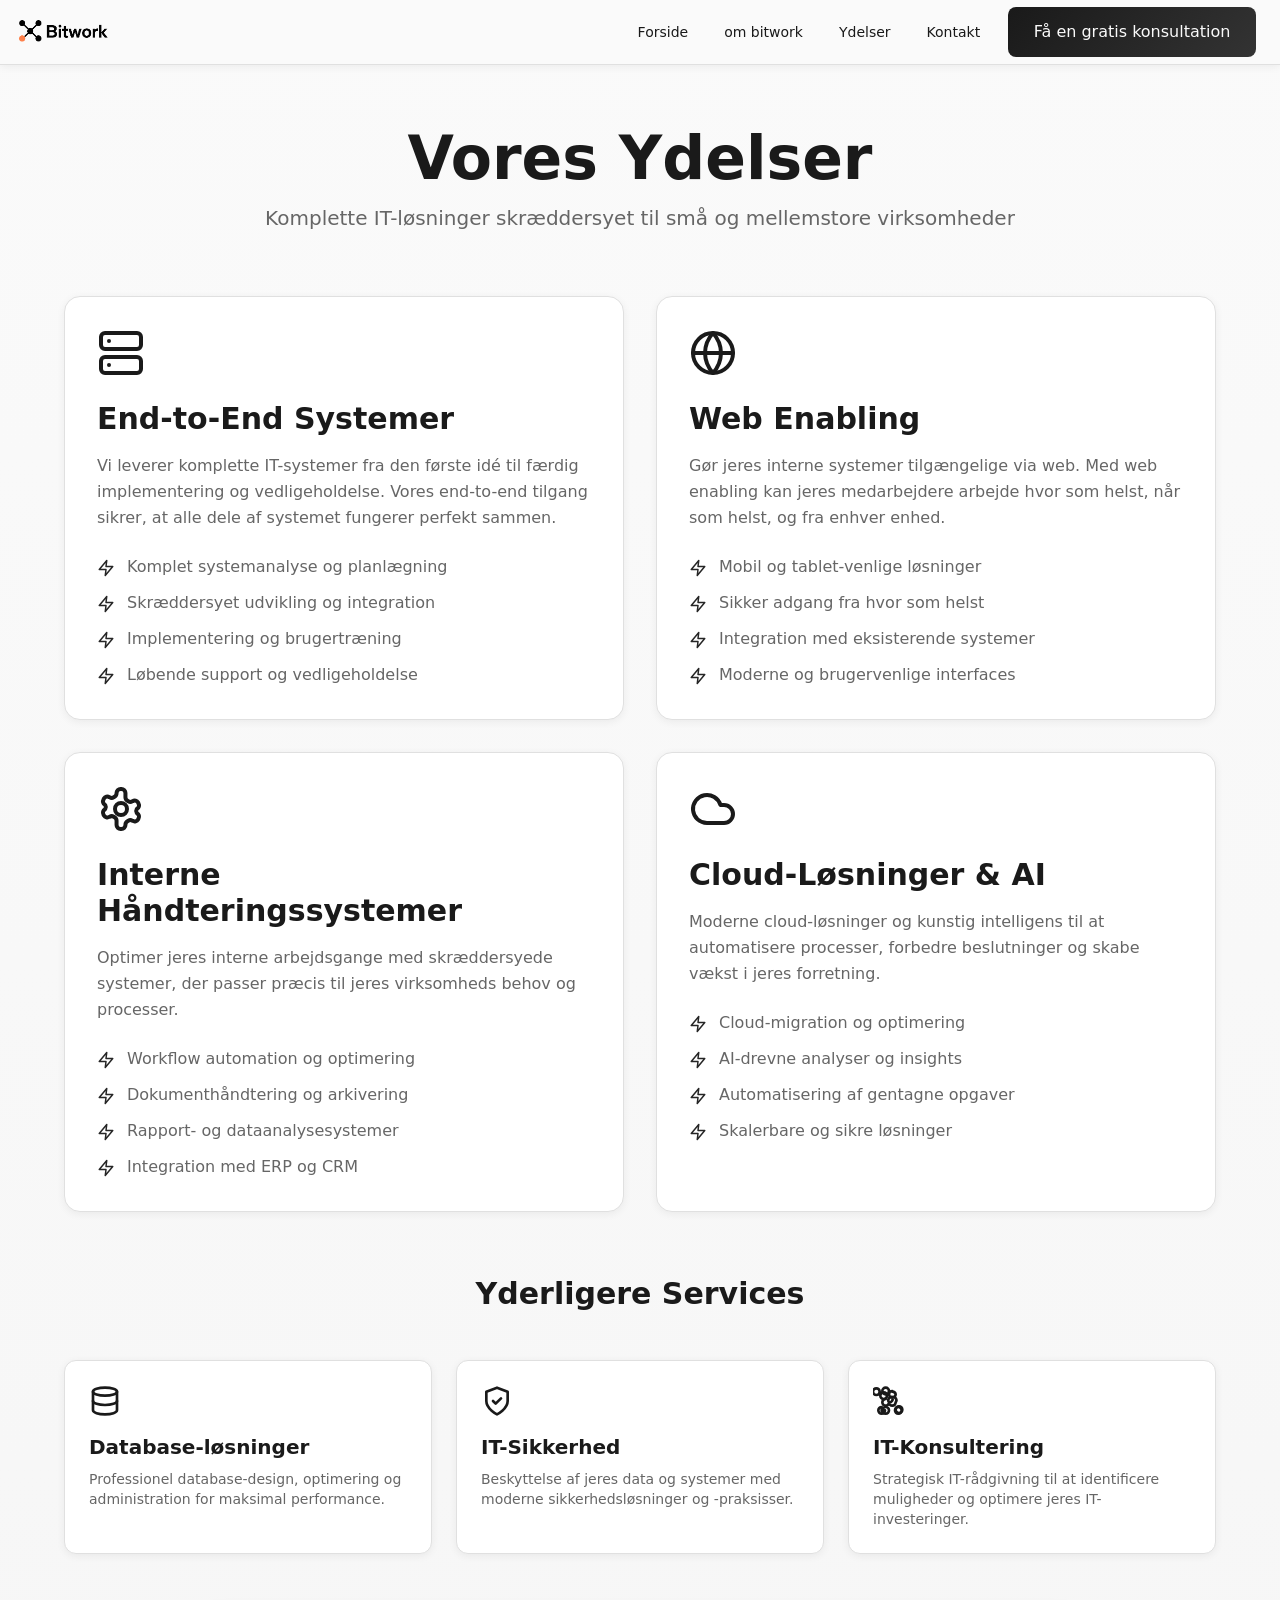
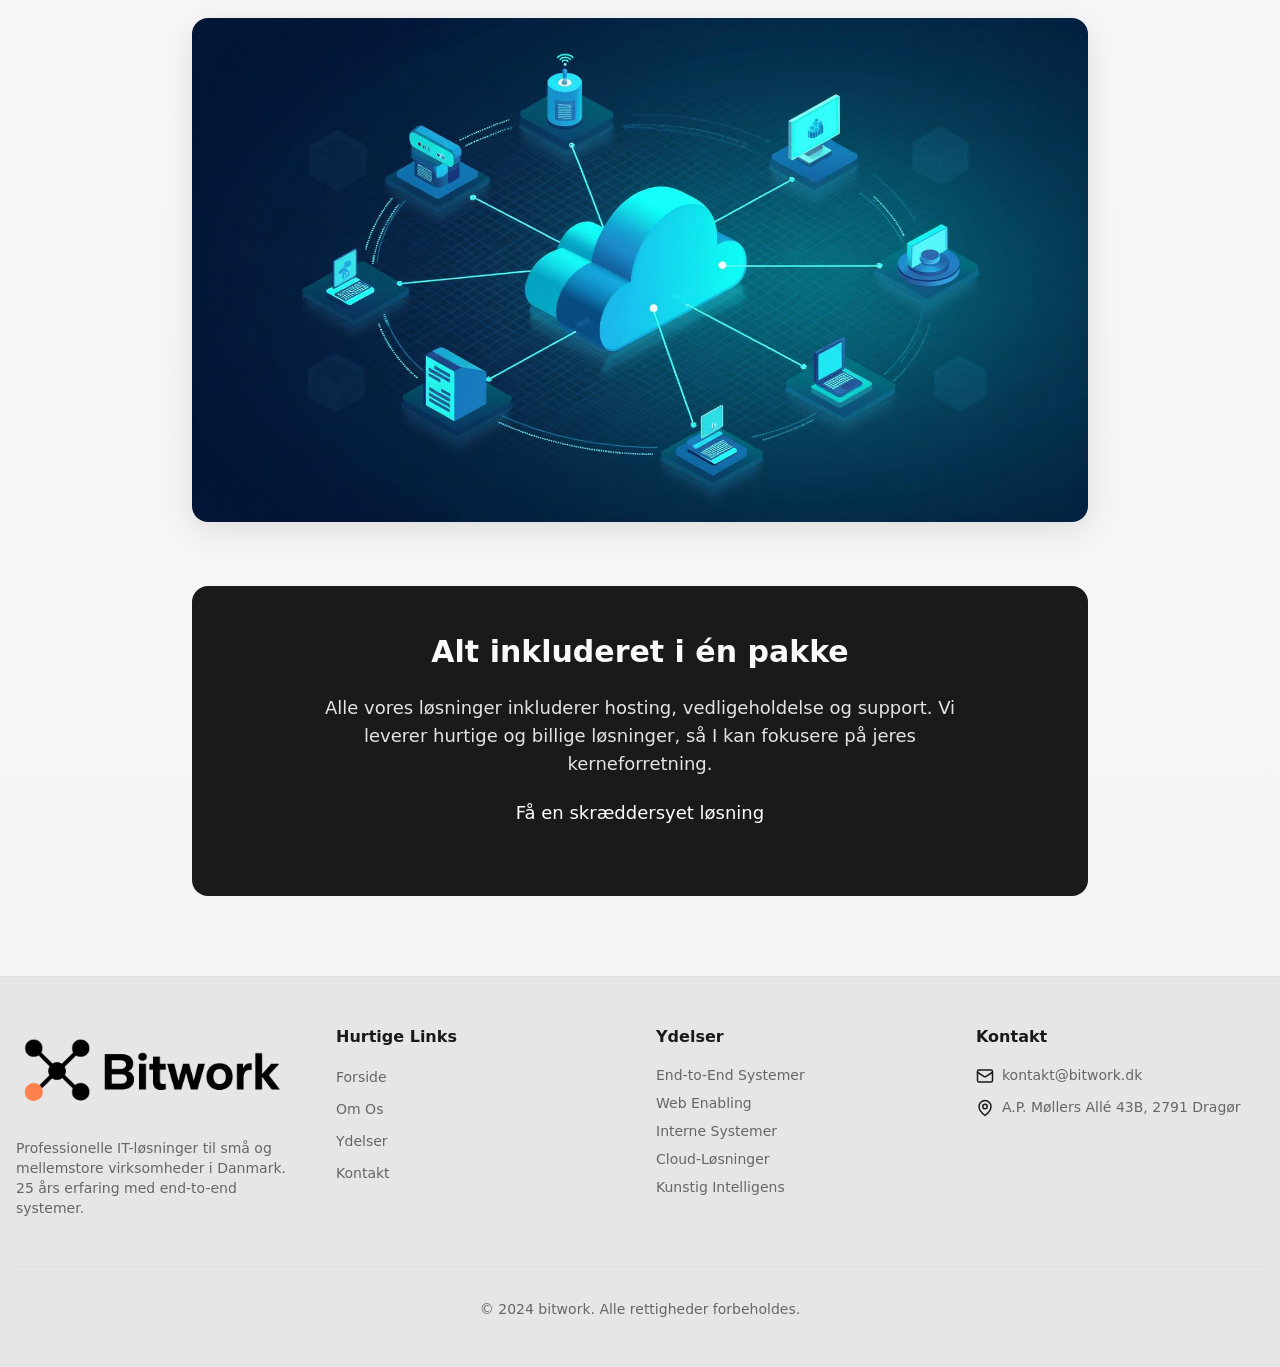
<file: ydelser.html>
<!DOCTYPE html>
<html lang="en">
<head>
    <meta charset="UTF-8">
    <meta name="viewport" content="width=device-width, initial-scale=1.0">
    <title>Services</title>
    <link rel="stylesheet" href="styles.css">
    <link rel="icon" href="assets/logo-concept-2.png" type="image/png">
</head>
<body>
    <div id="navigation-placeholder"></div>

    <div class="min-h-screen bg-gradient-subtle">
        <section class="pt-32 pb-20">
            <div class="container mx-auto px-4">
                <div class="text-center max-w-3xl mx-auto mb-16 space-y-4 animate-fade-in">
                    <h1 class="text-5xl md:text-6xl font-bold text-foreground">Vores Ydelser</h1>
                    <p class="text-xl text-muted-foreground">
                        Komplette IT-løsninger skræddersyet til små og mellemstore virksomheder
                    </p>
                </div>

                <!-- Main Services -->
                <div class="grid md:grid-cols-2 gap-8 max-w-6xl mx-auto mb-16">
                    <div class="group p-8 bg-card rounded-2xl border border-border shadow-soft hover:shadow-medium transition-all duration-300">
                        <svg xmlns="http://www.w3.org/2000/svg" width="48" height="48" viewBox="0 0 24 24" fill="none" stroke="currentColor" stroke-width="2" stroke-linecap="round" stroke-linejoin="round" class="text-primary mb-6 group-hover:scale-110 transition-transform duration-300"><rect width="20" height="8" x="2" y="2" rx="2" ry="2"/><rect width="20" height="8" x="2" y="14" rx="2" ry="2"/><line x1="6" x2="6.01" y1="6" y2="6"/><line x1="6" x2="6.01" y1="18" y2="18"/></svg>
                        <h2 class="text-3xl font-bold text-foreground mb-4">End-to-End Systemer</h2>
                        <p class="text-muted-foreground leading-relaxed mb-6">
                            Vi leverer komplette IT-systemer fra den første idé til færdig implementering og vedligeholdelse.
                            Vores end-to-end tilgang sikrer, at alle dele af systemet fungerer perfekt sammen.
                        </p>
                        <ul class="space-y-3 text-muted-foreground">
                            <li class="flex items-start">
                                <svg xmlns="http://www.w3.org/2000/svg" width="18" height="18" viewBox="0 0 24 24" fill="none" stroke="currentColor" stroke-width="2" stroke-linecap="round" stroke-linejoin="round" class="text-accent mr-3 mt-1 flex-shrink-0"><polygon points="13 2 3 14 12 14 11 22 21 10 12 10 13 2"/></svg>
                                <span>Komplet systemanalyse og planlægning</span>
                            </li>
                            <li class="flex items-start">
                                <svg xmlns="http://www.w3.org/2000/svg" width="18" height="18" viewBox="0 0 24 24" fill="none" stroke="currentColor" stroke-width="2" stroke-linecap="round" stroke-linejoin="round" class="text-accent mr-3 mt-1 flex-shrink-0"><polygon points="13 2 3 14 12 14 11 22 21 10 12 10 13 2"/></svg>
                                <span>Skræddersyet udvikling og integration</span>
                            </li>
                            <li class="flex items-start">
                                <svg xmlns="http://www.w3.org/2000/svg" width="18" height="18" viewBox="0 0 24 24" fill="none" stroke="currentColor" stroke-width="2" stroke-linecap="round" stroke-linejoin="round" class="text-accent mr-3 mt-1 flex-shrink-0"><polygon points="13 2 3 14 12 14 11 22 21 10 12 10 13 2"/></svg>
                                <span>Implementering og brugertræning</span>
                            </li>
                            <li class="flex items-start">
                                <svg xmlns="http://www.w3.org/2000/svg" width="18" height="18" viewBox="0 0 24 24" fill="none" stroke="currentColor" stroke-width="2" stroke-linecap="round" stroke-linejoin="round" class="text-accent mr-3 mt-1 flex-shrink-0"><polygon points="13 2 3 14 12 14 11 22 21 10 12 10 13 2"/></svg>
                                <span>Løbende support og vedligeholdelse</span>
                            </li>
                        </ul>
                    </div>

                    <div class="group p-8 bg-card rounded-2xl border border-border shadow-soft hover:shadow-medium transition-all duration-300">
                        <svg xmlns="http://www.w3.org/2000/svg" width="48" height="48" viewBox="0 0 24 24" fill="none" stroke="currentColor" stroke-width="2" stroke-linecap="round" stroke-linejoin="round" class="text-primary mb-6 group-hover:scale-110 transition-transform duration-300"><circle cx="12" cy="12" r="10"/><path d="M2 12h20"/><path d="M12 2a15.3 15.3 0 0 1 4 10 15.3 15.3 0 0 1-4 10 15.3 15.3 0 0 1-4-10 15.3 15.3 0 0 1 4-10z"/></svg>
                        <h2 class="text-3xl font-bold text-foreground mb-4">Web Enabling</h2>
                        <p class="text-muted-foreground leading-relaxed mb-6">
                            Gør jeres interne systemer tilgængelige via web. Med web enabling kan jeres medarbejdere arbejde
                            hvor som helst, når som helst, og fra enhver enhed.
                        </p>
                        <ul class="space-y-3 text-muted-foreground">
                            <li class="flex items-start">
                                <svg xmlns="http://www.w3.org/2000/svg" width="18" height="18" viewBox="0 0 24 24" fill="none" stroke="currentColor" stroke-width="2" stroke-linecap="round" stroke-linejoin="round" class="text-accent mr-3 mt-1 flex-shrink-0"><polygon points="13 2 3 14 12 14 11 22 21 10 12 10 13 2"/></svg>
                                <span>Mobil og tablet-venlige løsninger</span>
                            </li>
                            <li class="flex items-start">
                                <svg xmlns="http://www.w3.org/2000/svg" width="18" height="18" viewBox="0 0 24 24" fill="none" stroke="currentColor" stroke-width="2" stroke-linecap="round" stroke-linejoin="round" class="text-accent mr-3 mt-1 flex-shrink-0"><polygon points="13 2 3 14 12 14 11 22 21 10 12 10 13 2"/></svg>
                                <span>Sikker adgang fra hvor som helst</span>
                            </li>
                            <li class="flex items-start">
                                <svg xmlns="http://www.w3.org/2000/svg" width="18" height="18" viewBox="0 0 24 24" fill="none" stroke="currentColor" stroke-width="2" stroke-linecap="round" stroke-linejoin="round" class="text-accent mr-3 mt-1 flex-shrink-0"><polygon points="13 2 3 14 12 14 11 22 21 10 12 10 13 2"/></svg>
                                <span>Integration med eksisterende systemer</span>
                            </li>
                            <li class="flex items-start">
                                <svg xmlns="http://www.w3.org/2000/svg" width="18" height="18" viewBox="0 0 24 24" fill="none" stroke="currentColor" stroke-width="2" stroke-linecap="round" stroke-linejoin="round" class="text-accent mr-3 mt-1 flex-shrink-0"><polygon points="13 2 3 14 12 14 11 22 21 10 12 10 13 2"/></svg>
                                <span>Moderne og brugervenlige interfaces</span>
                            </li>
                        </ul>
                    </div>

                    <div class="group p-8 bg-card rounded-2xl border border-border shadow-soft hover:shadow-medium transition-all duration-300">
                        <svg xmlns="http://www.w3.org/2000/svg" width="48" height="48" viewBox="0 0 24 24" fill="none" stroke="currentColor" stroke-width="2" stroke-linecap="round" stroke-linejoin="round" class="text-primary mb-6 group-hover:scale-110 transition-transform duration-300"><path d="M12.22 2h-.44a2 2 0 0 0-2 2v.18a2 2 0 0 1-1 1.73l-.43.25a2 2 0 0 1-2 0l-.15-.08a2 2 0 0 0-2.73.73l-.22.38a2 2 0 0 0 .73 2.73l.15.1a2 2 0 0 1 0 2l-.15.08a2 2 0 0 0-.73 2.73l.22.38a2 2 0 0 0 2.73.73l.15-.08a2 2 0 0 1 2 0l.43.25a2 2 0 0 1 1 1.73V20a2 2 0 0 0 2 2h.44a2 2 0 0 0 2-2v-.18a2 2 0 0 1 1-1.73l.43-.25a2 2 0 0 1 2 0l.15.08a2 2 0 0 0 2.73-.73l.22-.38a2 2 0 0 0-.73-2.73l-.15-.08a2 2 0 0 1 0-2l.15-.08a2 2 0 0 0 .73-2.73l-.22-.38a2 2 0 0 0-2.73-.73l-.15.08a2 2 0 0 1-2 0l-.43-.25a2 2 0 0 1-1-1.73V4a2 2 0 0 0-2-2z"/><circle cx="12" cy="12" r="3"/></svg>
                        <h2 class="text-3xl font-bold text-foreground mb-4">Interne Håndteringssystemer</h2>
                        <p class="text-muted-foreground leading-relaxed mb-6">
                            Optimer jeres interne arbejdsgange med skræddersyede systemer, der passer præcis til jeres
                            virksomheds behov og processer.
                        </p>
                        <ul class="space-y-3 text-muted-foreground">
                            <li class="flex items-start">
                                <svg xmlns="http://www.w3.org/2000/svg" width="18" height="18" viewBox="0 0 24 24" fill="none" stroke="currentColor" stroke-width="2" stroke-linecap="round" stroke-linejoin="round" class="text-accent mr-3 mt-1 flex-shrink-0"><polygon points="13 2 3 14 12 14 11 22 21 10 12 10 13 2"/></svg>
                                <span>Workflow automation og optimering</span>
                            </li>
                            <li class="flex items-start">
                                <svg xmlns="http://www.w3.org/2000/svg" width="18" height="18" viewBox="0 0 24 24" fill="none" stroke="currentColor" stroke-width="2" stroke-linecap="round" stroke-linejoin="round" class="text-accent mr-3 mt-1 flex-shrink-0"><polygon points="13 2 3 14 12 14 11 22 21 10 12 10 13 2"/></svg>
                                <span>Dokumenthåndtering og arkivering</span>
                            </li>
                            <li class="flex items-start">
                                <svg xmlns="http://www.w3.org/2000/svg" width="18" height="18" viewBox="0 0 24 24" fill="none" stroke="currentColor" stroke-width="2" stroke-linecap="round" stroke-linejoin="round" class="text-accent mr-3 mt-1 flex-shrink-0"><polygon points="13 2 3 14 12 14 11 22 21 10 12 10 13 2"/></svg>
                                <span>Rapport- og dataanalysesystemer</span>
                            </li>
                            <li class="flex items-start">
                                <svg xmlns="http://www.w3.org/2000/svg" width="18" height="18" viewBox="0 0 24 24" fill="none" stroke="currentColor" stroke-width="2" stroke-linecap="round" stroke-linejoin="round" class="text-accent mr-3 mt-1 flex-shrink-0"><polygon points="13 2 3 14 12 14 11 22 21 10 12 10 13 2"/></svg>
                                <span>Integration med ERP og CRM</span>
                            </li>
                        </ul>
                    </div>

                    <div class="group p-8 bg-card rounded-2xl border border-border shadow-soft hover:shadow-medium transition-all duration-300">
                        <svg xmlns="http://www.w3.org/2000/svg" width="48" height="48" viewBox="0 0 24 24" fill="none" stroke="currentColor" stroke-width="2" stroke-linecap="round" stroke-linejoin="round" class="text-primary mb-6 group-hover:scale-110 transition-transform duration-300"><path d="M17.5 19H9a7 7 0 1 1 6.71-9h1.79a4.5 4.5 0 1 1 0 9Z"/></svg>
                        <h2 class="text-3xl font-bold text-foreground mb-4">Cloud-Løsninger & AI</h2>
                        <p class="text-muted-foreground leading-relaxed mb-6">
                            Moderne cloud-løsninger og kunstig intelligens til at automatisere processer, forbedre beslutninger
                            og skabe vækst i jeres forretning.
                        </p>
                        <ul class="space-y-3 text-muted-foreground">
                            <li class="flex items-start">
                                <svg xmlns="http://www.w3.org/2000/svg" width="18" height="18" viewBox="0 0 24 24" fill="none" stroke="currentColor" stroke-width="2" stroke-linecap="round" stroke-linejoin="round" class="text-accent mr-3 mt-1 flex-shrink-0"><polygon points="13 2 3 14 12 14 11 22 21 10 12 10 13 2"/></svg>
                                <span>Cloud-migration og optimering</span>
                            </li>
                            <li class="flex items-start">
                                <svg xmlns="http://www.w3.org/2000/svg" width="18" height="18" viewBox="0 0 24 24" fill="none" stroke="currentColor" stroke-width="2" stroke-linecap="round" stroke-linejoin="round" class="text-accent mr-3 mt-1 flex-shrink-0"><polygon points="13 2 3 14 12 14 11 22 21 10 12 10 13 2"/></svg>
                                <span>AI-drevne analyser og insights</span>
                            </li>
                            <li class="flex items-start">
                                <svg xmlns="http://www.w3.org/2000/svg" width="18" height="18" viewBox="0 0 24 24" fill="none" stroke="currentColor" stroke-width="2" stroke-linecap="round" stroke-linejoin="round" class="text-accent mr-3 mt-1 flex-shrink-0"><polygon points="13 2 3 14 12 14 11 22 21 10 12 10 13 2"/></svg>
                                <span>Automatisering af gentagne opgaver</span>
                            </li>
                            <li class="flex items-start">
                                <svg xmlns="http://www.w3.org/2000/svg" width="18" height="18" viewBox="0 0 24 24" fill="none" stroke="currentColor" stroke-width="2" stroke-linecap="round" stroke-linejoin="round" class="text-accent mr-3 mt-1 flex-shrink-0"><polygon points="13 2 3 14 12 14 11 22 21 10 12 10 13 2"/></svg>
                                <span>Skalerbare og sikre løsninger</span>
                            </li>
                        </ul>
                    </div>
                </div>

                <!-- Additional Services -->
                <div class="max-w-6xl mx-auto mb-16">
                    <h2 class="text-3xl font-bold text-foreground text-center mb-12">Yderligere Services</h2>
                    <div class="grid md:grid-cols-3 gap-6">
                        <div class="p-6 bg-card rounded-xl border border-border shadow-soft">
                            <svg xmlns="http://www.w3.org/2000/svg" width="32" height="32" viewBox="0 0 24 24" fill="none" stroke="currentColor" stroke-width="2" stroke-linecap="round" stroke-linejoin="round" class="text-primary mb-4"><ellipse cx="12" cy="5" rx="9" ry="3"/><path d="M21 12c0 1.66-4 3-9 3s-9-1.34-9-3"/><path d="M3 5v14c0 1.66 4 3 9 3s9-1.34 9-3V5"/></svg>
                            <h3 class="text-xl font-semibold text-foreground mb-2">Database-løsninger</h3>
                            <p class="text-muted-foreground text-sm">
                                Professionel database-design, optimering og administration for maksimal performance.
                            </p>
                        </div>
                        <div class="p-6 bg-card rounded-xl border border-border shadow-soft">
                            <svg xmlns="http://www.w3.org/2000/svg" width="32" height="32" viewBox="0 0 24 24" fill="none" stroke="currentColor" stroke-width="2" stroke-linecap="round" stroke-linejoin="round" class="text-primary mb-4"><path d="M12 22s8-4 8-10V5l-8-3-8 3v7c0 6 8 10 8 10z"/><path d="m9 12 2 2 4-4"/></svg>
                            <h3 class="text-xl font-semibold text-foreground mb-2">IT-Sikkerhed</h3>
                            <p class="text-muted-foreground text-sm">
                                Beskyttelse af jeres data og systemer med moderne sikkerhedsløsninger og -praksisser.
                            </p>
                        </div>
                        <div class="p-6 bg-card rounded-xl border border-border shadow-soft">
                            <svg xmlns="http://www.w3.org/2000/svg" width="32" height="32" viewBox="0 0 24 24" fill="none" stroke="currentColor" stroke-width="2" stroke-linecap="round" stroke-linejoin="round" class="text-primary mb-4"><path d="M9.5 2A2.5 2.5 0 0 1 12 4.5v0A2.5 2.5 0 0 1 9.5 7h0A2.5 2.5 0 0 1 7 4.5v0A2.5 2.5 0 0 1 9.5 2m0 14.5A2.5 2.5 0 0 1 12 19v0a2.5 2.5 0 0 1-2.5 2.5h0A2.5 2.5 0 0 1 7 19v0a2.5 2.5 0 0 1 2.5-2.5m5-11.5A2.5 2.5 0 0 1 17 7v0a2.5 2.5 0 0 1-2.5 2.5h0A2.5 2.5 0 0 1 12 7v0a2.5 2.5 0 0 1 2.5-2.5m5 11.5a2.5 2.5 0 0 1 2.5 2.5v0a2.5 2.5 0 0 1-2.5 2.5h0a2.5 2.5 0 0 1-2.5-2.5v0a2.5 2.5 0 0 1 2.5-2.5m-5-6.5A2.5 2.5 0 0 1 12 13v0a2.5 2.5 0 0 1-2.5 2.5h0A2.5 2.5 0 0 1 7 13v0a2.5 2.5 0 0 1 2.5-2.5m5-1.5A2.5 2.5 0 0 1 17 13v0a2.5 2.5 0 0 1-2.5 2.5h0a2.5 2.5 0 0 1-2.5-2.5v0A2.5 2.5 0 0 1 14.5 9z"/><path d="M2.5 2.5a2.5 2.5 0 0 1 2.5 2.5v0a2.5 2.5 0 0 1-2.5 2.5h0A2.5 2.5 0 0 1 0 5v0A2.5 2.5 0 0 1 2.5 2.5m16.5 14a2.5 2.5 0 0 1 2.5 2.5v0a2.5 2.5 0 0 1-2.5 2.5h0a2.5 2.5 0 0 1-2.5-2.5v0a2.5 2.5 0 0 1 2.5-2.5m-11-11A2.5 2.5 0 0 1 10.5 8v0a2.5 2.5 0 0 1-2.5 2.5h0A2.5 2.5 0 0 1 5.5 8v0a2.5 2.5 0 0 1 2.5-2.5m-1.5 14A2.5 2.5 0 0 1 9 19v0a2.5 2.5 0 0 1-2.5 2.5h0A2.5 2.5 0 0 1 4 19v0A2.5 2.5 0 0 1 6.5 16.5z"/></svg>
                            <h3 class="text-xl font-semibold text-foreground mb-2">IT-Konsultering</h3>
                            <p class="text-muted-foreground text-sm">
                                Strategisk IT-rådgivning til at identificere muligheder og optimere jeres IT-investeringer.
                            </p>
                        </div>
                    </div>
                </div>

                <!-- Services Image -->
                <div class="max-w-4xl mx-auto mb-16">
                    <img
                        src="assets/services-bg.jpg"
                        alt="IT-tjenester og løsninger"
                        class="rounded-2xl shadow-strong w-full"
                    />
                </div>

                <!-- CTA Section -->
                <div class="bg-primary text-primary-foreground rounded-2xl p-12 text-center max-w-4xl mx-auto space-y-6">
                    <h2 class="text-3xl font-bold">Alt inkluderet i én pakke</h2>
                    <p class="text-lg opacity-90 max-w-2xl mx-auto">
                        Alle vores løsninger inkluderer hosting, vedligeholdelse og support.
                        Vi leverer hurtige og billige løsninger, så I kan fokusere på jeres kerneforretning.
                    </p>
                    <a href="kontakt.html">
                        <button size="lg" variant="secondary" class="text-lg px-8 btn">
                            Få en skræddersyet løsning
                        </button>
                    </a>
                </div>
            </div>
        </section>
    </div>

    <div id="footer-placeholder"></div>

    <script>
        const basePath = window.location.pathname.includes('/bitwork-homepage/') ? '/bitwork-homepage' : '';
        fetch(`${basePath}/_navigation.html`)
            .then(response => response.text())
            .then(data => {
                document.getElementById('navigation-placeholder').innerHTML = data;
                const mobileMenuButton = document.getElementById('mobile-menu-button');
                const mobileMenu = document.getElementById('mobile-menu');
                mobileMenuButton.addEventListener('click', () => {
                    mobileMenu.classList.toggle('hidden');
                });
            });
        fetch(`${basePath}/_footer.html`)
            .then(response => response.text())
            .then(data => {
                document.getElementById('footer-placeholder').innerHTML = data;
            });
    </script>
</body>
</html>
</file>
<file: styles.css>
*,:before,:after{--tw-border-spacing-x: 0;--tw-border-spacing-y: 0;--tw-translate-x: 0;--tw-translate-y: 0;--tw-rotate: 0;--tw-skew-x: 0;--tw-skew-y: 0;--tw-scale-x: 1;--tw-scale-y: 1;--tw-pan-x: ;--tw-pan-y: ;--tw-pinch-zoom: ;--tw-scroll-snap-strictness: proximity;--tw-gradient-from-position: ;--tw-gradient-via-position: ;--tw-gradient-to-position: ;--tw-ordinal: ;--tw-slashed-zero: ;--tw-numeric-figure: ;--tw-numeric-spacing: ;--tw-numeric-fraction: ;--tw-ring-inset: ;--tw-ring-offset-width: 0px;--tw-ring-offset-color: #fff;--tw-ring-color: rgb(59 130 246 / .5);--tw-ring-offset-shadow: 0 0 #0000;--tw-ring-shadow: 0 0 #0000;--tw-shadow: 0 0 #0000;--tw-shadow-colored: 0 0 #0000;--tw-blur: ;--tw-brightness: ;--tw-contrast: ;--tw-grayscale: ;--tw-hue-rotate: ;--tw-invert: ;--tw-saturate: ;--tw-sepia: ;--tw-drop-shadow: ;--tw-backdrop-blur: ;--tw-backdrop-brightness: ;--tw-backdrop-contrast: ;--tw-backdrop-grayscale: ;--tw-backdrop-hue-rotate: ;--tw-backdrop-invert: ;--tw-backdrop-opacity: ;--tw-backdrop-saturate: ;--tw-backdrop-sepia: ;--tw-contain-size: ;--tw-contain-layout: ;--tw-contain-paint: ;--tw-contain-style: }::backdrop{--tw-border-spacing-x: 0;--tw-border-spacing-y: 0;--tw-translate-x: 0;--tw-translate-y: 0;--tw-rotate: 0;--tw-skew-x: 0;--tw-skew-y: 0;--tw-scale-x: 1;--tw-scale-y: 1;--tw-pan-x: ;--tw-pan-y: ;--tw-pinch-zoom: ;--tw-scroll-snap-strictness: proximity;--tw-gradient-from-position: ;--tw-gradient-via-position: ;--tw-gradient-to-position: ;--tw-ordinal: ;--tw-slashed-zero: ;--tw-numeric-figure: ;--tw-numeric-spacing: ;--tw-numeric-fraction: ;--tw-ring-inset: ;--tw-ring-offset-width: 0px;--tw-ring-offset-color: #fff;--tw-ring-color: rgb(59 130 246 / .5);--tw-ring-offset-shadow: 0 0 #0000;--tw-ring-shadow: 0 0 #0000;--tw-shadow: 0 0 #0000;--tw-shadow-colored: 0 0 #0000;--tw-blur: ;--tw-brightness: ;--tw-contrast: ;--tw-grayscale: ;--tw-hue-rotate: ;--tw-invert: ;--tw-saturate: ;--tw-sepia: ;--tw-drop-shadow: ;--tw-backdrop-blur: ;--tw-backdrop-brightness: ;--tw-backdrop-contrast: ;--tw-backdrop-grayscale: ;--tw-backdrop-hue-rotate: ;--tw-backdrop-invert: ;--tw-backdrop-opacity: ;--tw-backdrop-saturate: ;--tw-backdrop-sepia: ;--tw-contain-size: ;--tw-contain-layout: ;--tw-contain-paint: ;--tw-contain-style: }*,:before,:after{box-sizing:border-box;border-width:0;border-style:solid;border-color:#e5e7eb}:before,:after{--tw-content: ""}html,:host{line-height:1.5;-webkit-text-size-adjust:100%;-moz-tab-size:4;-o-tab-size:4;tab-size:4;font-family:ui-sans-serif,system-ui,sans-serif,"Apple Color Emoji","Segoe UI Emoji",Segoe UI Symbol,"Noto Color Emoji";font-feature-settings:normal;font-variation-settings:normal;-webkit-tap-highlight-color:transparent}body{margin:0;line-height:inherit}hr{height:0;color:inherit;border-top-width:1px}abbr:where([title]){-webkit-text-decoration:underline dotted;text-decoration:underline dotted}h1,h2,h3,h4,h5,h6{font-size:inherit;font-weight:inherit}a{color:inherit;text-decoration:inherit}b,strong{font-weight:bolder}code,kbd,samp,pre{font-family:ui-monospace,SFMono-Regular,Menlo,Monaco,Consolas,Liberation Mono,Courier New,monospace;font-feature-settings:normal;font-variation-settings:normal;font-size:1em}small{font-size:80%}sub,sup{font-size:75%;line-height:0;position:relative;vertical-align:baseline}sub{bottom:-.25em}sup{top:-.5em}table{text-indent:0;border-color:inherit;border-collapse:collapse}button,input,optgroup,select,textarea{font-family:inherit;font-feature-settings:inherit;font-variation-settings:inherit;font-size:100%;font-weight:inherit;line-height:inherit;letter-spacing:inherit;color:inherit;margin:0;padding:0}button,select{text-transform:none}button,input:where([type=button]),input:where([type=reset]),input:where([type=submit]){-webkit-appearance:button;background-color:transparent;background-image:none}:-moz-focusring{outline:auto}:-moz-ui-invalid{box-shadow:none}progress{vertical-align:baseline}::-webkit-inner-spin-button,::-webkit-outer-spin-button{height:auto}[type=search]{-webkit-appearance:textfield;outline-offset:-2px}::-webkit-search-decoration{-webkit-appearance:none}::-webkit-file-upload-button{-webkit-appearance:button;font:inherit}summary{display:list-item}blockquote,dl,dd,h1,h2,h3,h4,h5,h6,hr,figure,p,pre{margin:0}fieldset{margin:0;padding:0}legend{padding:0}ol,ul,menu{list-style:none;margin:0;padding:0}dialog{padding:0}textarea{resize:vertical}input::-moz-placeholder,textarea::-moz-placeholder{opacity:1;color:#9ca3af}input::placeholder,textarea::placeholder{opacity:1;color:#9ca3af}button,[role=button]{cursor:pointer}:disabled{cursor:default}img,svg,video,canvas,audio,iframe,embed,object{display:block;vertical-align:middle}img,video{max-width:100%;height:auto}[hidden]:where(:not([hidden=until-found])){display:none}:root{--background: 0 0% 98%;--foreground: 0 0% 10%;--card: 0 0% 100%;--card-foreground: 0 0% 10%;--popover: 0 0% 100%;--popover-foreground: 0 0% 10%;--primary: 0 0% 10%;--primary-foreground: 0 0% 98%;--primary-light: 0 0% 20%;--primary-dark: 0 0% 5%;--secondary: 0 0% 20%;--secondary-foreground: 0 0% 98%;--muted: 0 0% 90%;--muted-foreground: 0 0% 40%;--accent: 0 0% 15%;--accent-foreground: 0 0% 98%;--destructive: 0 84.2% 60.2%;--destructive-foreground: 0 0% 100%;--border: 0 0% 88%;--input: 0 0% 88%;--ring: 0 0% 10%;--radius: .5rem;--gradient-primary: linear-gradient(135deg, hsl(0 0% 10%), hsl(0 0% 20%));--gradient-hero: linear-gradient(135deg, hsl(0 0% 98%), hsl(0 0% 95%));--gradient-subtle: linear-gradient(180deg, hsl(0 0% 98%), hsl(0 0% 96%));--shadow-soft: 0 2px 8px rgba(0, 0, 0, .06);--shadow-medium: 0 4px 16px rgba(0, 0, 0, .08);--shadow-strong: 0 8px 32px rgba(0, 0, 0, .1);--transition-base: all .3s cubic-bezier(.4, 0, .2, 1);--transition-fast: all .15s ease;--sidebar-background: 0 0% 98%;--sidebar-foreground: 240 5.3% 26.1%;--sidebar-primary: 240 5.9% 10%;--sidebar-primary-foreground: 0 0% 98%;--sidebar-accent: 240 4.8% 95.9%;--sidebar-accent-foreground: 240 5.9% 10%;--sidebar-border: 220 13% 91%;--sidebar-ring: 217.2 91.2% 59.8%}.dark{--background: 0 0% 10%;--foreground: 0 0% 98%;--card: 0 0% 12%;--card-foreground: 0 0% 98%;--popover: 0 0% 10%;--popover-foreground: 0 0% 98%;--primary: 0 0% 98%;--primary-foreground: 0 0% 10%;--primary-light: 0 0% 90%;--primary-dark: 0 0% 100%;--secondary: 0 0% 85%;--secondary-foreground: 0 0% 10%;--muted: 0 0% 18%;--muted-foreground: 0 0% 60%;--accent: 0 0% 85%;--accent-foreground: 0 0% 10%;--destructive: 0 62.8% 50%;--destructive-foreground: 0 0% 100%;--border: 0 0% 20%;--input: 0 0% 20%;--ring: 0 0% 98%;--gradient-primary: linear-gradient(135deg, hsl(0 0% 98%), hsl(0 0% 90%));--gradient-hero: linear-gradient(135deg, hsl(0 0% 10%), hsl(0 0% 15%));--gradient-subtle: linear-gradient(180deg, hsl(0 0% 10%), hsl(0 0% 12%));--sidebar-background: 240 5.9% 10%;--sidebar-foreground: 240 4.8% 95.9%;--sidebar-primary: 224.3 76.3% 48%;--sidebar-primary-foreground: 0 0% 100%;--sidebar-accent: 240 3.7% 15.9%;--sidebar-accent-foreground: 240 4.8% 95.9%;--sidebar-border: 240 3.7% 15.9%;--sidebar-ring: 217.2 91.2% 59.8%}*{border-color:hsl(var(--border))}body{background-color:hsl(var(--background));color:hsl(var(--foreground))}.container{width:100%;margin-right:auto;margin-left:auto;padding-right:2rem;padding-left:2rem}@media (min-width: 1400px){.container{max-width:1400px}}.sr-only{position:absolute;width:1px;height:1px;padding:0;margin:-1px;overflow:hidden;clip:rect(0,0,0,0);white-space:nowrap;border-width:0}.pointer-events-none{pointer-events:none}.pointer-events-auto{pointer-events:auto}.visible{visibility:visible}.invisible{visibility:hidden}.fixed{position:fixed}.absolute{position:absolute}.relative{position:relative}.-inset-2{top:-.5rem;right:-.5rem;bottom:-.5rem;left:-.5rem}.inset-0{top:0;right:0;bottom:0;left:0}.inset-x-0{left:0;right:0}.inset-y-0{top:0;bottom:0}.-bottom-12{bottom:-3rem}.-left-12{left:-3rem}.-right-12{right:-3rem}.-right-2{right:-.5rem}.-top-12{top:-3rem}.-top-2{top:-.5rem}.bottom-0{bottom:0}.left-0{left:0}.left-1{left:.25rem}.left-1\/2{left:50%}.left-2{left:.5rem}.left-\[50\%\]{left:50%}.right-0{right:0}.right-1{right:.25rem}.right-2{right:.5rem}.right-3{right:.75rem}.right-4{right:1rem}.top-0{top:0}.top-1\.5{top:.375rem}.top-1\/2{top:50%}.top-2{top:.5rem}.top-3\.5{top:.875rem}.top-4{top:1rem}.top-\[1px\]{top:1px}.top-\[50\%\]{top:50%}.top-\[60\%\]{top:60%}.top-full{top:100%}.z-10{z-index:10}.z-20{z-index:20}.z-50{z-index:50}.z-\[100\]{z-index:100}.z-\[1\]{z-index:1}.-mx-1{margin-left:-.25rem;margin-right:-.25rem}.mx-2{margin-left:.5rem;margin-right:.5rem}.mx-3\.5{margin-left:.875rem;margin-right:.875rem}.mx-auto{margin-left:auto;margin-right:auto}.my-0\.5{margin-top:.125rem;margin-bottom:.125rem}.my-1{margin-top:.25rem;margin-bottom:.25rem}.-ml-4{margin-left:-1rem}.-mt-4{margin-top:-1rem}.mb-1{margin-bottom:.25rem}.mb-12{margin-bottom:3rem}.mb-16{margin-bottom:4rem}.mb-2{margin-bottom:.5rem}.mb-3{margin-bottom:.75rem}.mb-4{margin-bottom:1rem}.mb-6{margin-bottom:1.5rem}.mb-8{margin-bottom:2rem}.ml-1{margin-left:.25rem}.ml-2{margin-left:.5rem}.ml-4{margin-left:1rem}.ml-auto{margin-left:auto}.mr-2{margin-right:.5rem}.mr-3{margin-right:.75rem}.mt-0\.5{margin-top:.125rem}.mt-1{margin-top:.25rem}.mt-1\.5{margin-top:.375rem}.mt-12{margin-top:3rem}.mt-16{margin-top:4rem}.mt-2{margin-top:.5rem}.mt-24{margin-top:6rem}.mt-4{margin-top:1rem}.mt-auto{margin-top:auto}.block{display:block}.flex{display:flex}.inline-flex{display:inline-flex}.table{display:table}.grid{display:grid}.hidden{display:none}.aspect-square{aspect-ratio:1 / 1}.aspect-video{aspect-ratio:16 / 9}.size-4{width:1rem;height:1rem}.h-1\.5{height:.375rem}.h-10{height:2.5rem}.h-11{height:2.75rem}.h-12{height:3rem}.h-14{height:3.5rem}.h-16{height:4rem}.h-2{height:.5rem}.h-2\.5{height:.625rem}.h-20{height:5rem}.h-3{height:.75rem}.h-3\.5{height:.875rem}.h-4{height:1rem}.h-5{height:1.25rem}.h-6{height:1.5rem}.h-7{height:1.75rem}.h-8{height:2rem}.h-9{height:2.25rem}.h-\[1px\]{height:1px}.h-\[var\(--radix-navigation-menu-viewport-height\)\]{height:var(--radix-navigation-menu-viewport-height)}.h-\[var\(--radix-select-trigger-height\)\]{height:var(--radix-select-trigger-height)}.h-auto{height:auto}.h-full{height:100%}.h-px{height:1px}.h-svh{height:100svh}.max-h-96{max-height:24rem}.max-h-\[300px\]{max-height:300px}.max-h-screen{max-height:100vh}.min-h-0{min-height:0px}.min-h-\[80px\]{min-height:80px}.min-h-screen{min-height:100vh}.min-h-svh{min-height:100svh}.w-0{width:0px}.w-1{width:.25rem}.w-10{width:2.5rem}.w-11{width:2.75rem}.w-12{width:3rem}.w-14{width:3.5rem}.w-2{width:.5rem}.w-2\.5{width:.625rem}.w-20{width:5rem}.w-3{width:.75rem}.w-3\.5{width:.875rem}.w-3\/4{width:75%}.w-4{width:1rem}.w-5{width:1.25rem}.w-64{width:16rem}.w-7{width:1.75rem}.w-72{width:18rem}.w-8{width:2rem}.w-9{width:2.25rem}.w-\[--sidebar-width\]{width:var(--sidebar-width)}.w-\[100px\]{width:100px}.w-\[1px\]{width:1px}.w-auto{width:auto}.w-full{width:100%}.w-max{width:-moz-max-content;width:max-content}.w-px{width:1px}.min-w-0{min-width:0px}.min-w-5{min-width:1.25rem}.min-w-\[12rem\]{min-width:12rem}.min-w-\[8rem\]{min-width:8rem}.min-w-\[var\(--radix-select-trigger-width\)\]{min-width:var(--radix-select-trigger-width)}.max-w-2xl{max-width:42rem}.max-w-3xl{max-width:48rem}.max-w-4xl{max-width:56rem}.max-w-6xl{max-width:72rem}.max-w-\[--skeleton-width\]{max-width:var(--skeleton-width)}.max-w-lg{max-width:32rem}.max-w-max{max-width:-moz-max-content;max-width:max-content}.max-w-none{max-width:none}.max-w-xs{max-width:20rem}.flex-1{flex:1 1 0%}.flex-shrink-0,.shrink-0{flex-shrink:0}.grow{flex-grow:1}.grow-0{flex-grow:0}.basis-full{flex-basis:100%}.caption-bottom{caption-side:bottom}.border-collapse{border-collapse:collapse}.-translate-x-1\/2{--tw-translate-x: -50%;transform:translate(var(--tw-translate-x),var(--tw-translate-y)) rotate(var(--tw-rotate)) skew(var(--tw-skew-x)) skewY(var(--tw-skew-y)) scaleX(var(--tw-scale-x)) scaleY(var(--tw-scale-y))}.-translate-x-px{--tw-translate-x: -1px;transform:translate(var(--tw-translate-x),var(--tw-translate-y)) rotate(var(--tw-rotate)) skew(var(--tw-skew-x)) skewY(var(--tw-skew-y)) scaleX(var(--tw-scale-x)) scaleY(var(--tw-scale-y))}.-translate-y-1\/2{--tw-translate-y: -50%;transform:translate(var(--tw-translate-x),var(--tw-translate-y)) rotate(var(--tw-rotate)) skew(var(--tw-skew-x)) skewY(var(--tw-skew-y)) scaleX(var(--tw-scale-x)) scaleY(var(--tw-scale-y))}.translate-x-\[-50\%\]{--tw-translate-x: -50%;transform:translate(var(--tw-translate-x),var(--tw-translate-y)) rotate(var(--tw-rotate)) skew(var(--tw-skew-x)) skewY(var(--tw-skew-y)) scaleX(var(--tw-scale-x)) scaleY(var(--tw-scale-y))}.translate-x-px{--tw-translate-x: 1px;transform:translate(var(--tw-translate-x),var(--tw-translate-y)) rotate(var(--tw-rotate)) skew(var(--tw-skew-x)) skewY(var(--tw-skew-y)) scaleX(var(--tw-scale-x)) scaleY(var(--tw-scale-y))}.translate-y-\[-50\%\]{--tw-translate-y: -50%;transform:translate(var(--tw-translate-x),var(--tw-translate-y)) rotate(var(--tw-rotate)) skew(var(--tw-skew-x)) skewY(var(--tw-skew-y)) scaleX(var(--tw-scale-x)) scaleY(var(--tw-scale-y))}.rotate-45{--tw-rotate: 45deg;transform:translate(var(--tw-translate-x),var(--tw-translate-y)) rotate(var(--tw-rotate)) skew(var(--tw-skew-x)) skewY(var(--tw-skew-y)) scaleX(var(--tw-scale-x)) scaleY(var(--tw-scale-y))}.rotate-90{--tw-rotate: 90deg;transform:translate(var(--tw-translate-x),var(--tw-translate-y)) rotate(var(--tw-rotate)) skew(var(--tw-skew-x)) skewY(var(--tw-skew-y)) scaleX(var(--tw-scale-x)) scaleY(var(--tw-scale-y))}.transform{transform:translate(var(--tw-translate-x),var(--tw-translate-y)) rotate(var(--tw-rotate)) skew(var(--tw-skew-x)) skewY(var(--tw-skew-y)) scaleX(var(--tw-scale-x)) scaleY(var(--tw-scale-y))}@keyframes fade-in{0%{opacity:0;transform:translateY(20px)}to{opacity:1;transform:translateY(0)}}.animate-fade-in{animation:fade-in .6s ease-out}@keyframes pulse{50%{opacity:.5}}.animate-pulse{animation:pulse 2s cubic-bezier(.4,0,.6,1) infinite}.cursor-default{cursor:default}.cursor-pointer{cursor:pointer}.touch-none{touch-action:none}.select-none{-webkit-user-select:none;-moz-user-select:none;user-select:none}.list-none{list-style-type:none}.grid-cols-1{grid-template-columns:repeat(1,minmax(0,1fr))}.flex-row{flex-direction:row}.flex-col{flex-direction:column}.flex-col-reverse{flex-direction:column-reverse}.flex-wrap{flex-wrap:wrap}.items-start{align-items:flex-start}.items-end{align-items:flex-end}.items-center{align-items:center}.items-stretch{align-items:stretch}.justify-center{justify-content:center}.justify-between{justify-content:space-between}.gap-1{gap:.25rem}.gap-1\.5{gap:.375rem}.gap-12{gap:3rem}.gap-16{gap:4rem}.gap-2{gap:.5rem}.gap-4{gap:1rem}.gap-6{gap:1.5rem}.gap-8{gap:2rem}.space-x-1>:not([hidden])~:not([hidden]){--tw-space-x-reverse: 0;margin-right:calc(.25rem * var(--tw-space-x-reverse));margin-left:calc(.25rem * calc(1 - var(--tw-space-x-reverse)))}.space-x-2>:not([hidden])~:not([hidden]){--tw-space-x-reverse: 0;margin-right:calc(.5rem * var(--tw-space-x-reverse));margin-left:calc(.5rem * calc(1 - var(--tw-space-x-reverse)))}.space-x-4>:not([hidden])~:not([hidden]){--tw-space-x-reverse: 0;margin-right:calc(1rem * var(--tw-space-x-reverse));margin-left:calc(1rem * calc(1 - var(--tw-space-x-reverse)))}.space-y-1>:not([hidden])~:not([hidden]){--tw-space-y-reverse: 0;margin-top:calc(.25rem * calc(1 - var(--tw-space-y-reverse)));margin-bottom:calc(.25rem * var(--tw-space-y-reverse))}.space-y-1\.5>:not([hidden])~:not([hidden]){--tw-space-y-reverse: 0;margin-top:calc(.375rem * calc(1 - var(--tw-space-y-reverse)));margin-bottom:calc(.375rem * var(--tw-space-y-reverse))}.space-y-12>:not([hidden])~:not([hidden]){--tw-space-y-reverse: 0;margin-top:calc(3rem * calc(1 - var(--tw-space-y-reverse)));margin-bottom:calc(3rem * var(--tw-space-y-reverse))}.space-y-2>:not([hidden])~:not([hidden]){--tw-space-y-reverse: 0;margin-top:calc(.5rem * calc(1 - var(--tw-space-y-reverse)));margin-bottom:calc(.5rem * var(--tw-space-y-reverse))}.space-y-3>:not([hidden])~:not([hidden]){--tw-space-y-reverse: 0;margin-top:calc(.75rem * calc(1 - var(--tw-space-y-reverse)));margin-bottom:calc(.75rem * var(--tw-space-y-reverse))}.space-y-4>:not([hidden])~:not([hidden]){--tw-space-y-reverse: 0;margin-top:calc(1rem * calc(1 - var(--tw-space-y-reverse)));margin-bottom:calc(1rem * var(--tw-space-y-reverse))}.space-y-6>:not([hidden])~:not([hidden]){--tw-space-y-reverse: 0;margin-top:calc(1.5rem * calc(1 - var(--tw-space-y-reverse)));margin-bottom:calc(1.5rem * var(--tw-space-y-reverse))}.space-y-8>:not([hidden])~:not([hidden]){--tw-space-y-reverse: 0;margin-top:calc(2rem * calc(1 - var(--tw-space-y-reverse)));margin-bottom:calc(2rem * var(--tw-space-y-reverse))}.overflow-auto{overflow:auto}.overflow-hidden{overflow:hidden}.overflow-y-auto{overflow-y:auto}.overflow-x-hidden{overflow-x:hidden}.whitespace-nowrap{white-space:nowrap}.break-words{overflow-wrap:break-word}.rounded-2xl{border-radius:1rem}.rounded-\[2px\]{border-radius:2px}.rounded-\[inherit\]{border-radius:inherit}.rounded-full{border-radius:9999px}.rounded-lg{border-radius:var(--radius)}.rounded-md{border-radius:calc(var(--radius) - 2px)}.rounded-sm{border-radius:calc(var(--radius) - 4px)}.rounded-xl{border-radius:.75rem}.rounded-t-\[10px\]{border-top-left-radius:10px;border-top-right-radius:10px}.rounded-tl-sm{border-top-left-radius:calc(var(--radius) - 4px)}.border{border-width:1px}.border-2{border-width:2px}.border-\[1\.5px\]{border-width:1.5px}.border-y{border-top-width:1px;border-bottom-width:1px}.border-b{border-bottom-width:1px}.border-l{border-left-width:1px}.border-r{border-right-width:1px}.border-t{border-top-width:1px}.border-dashed{border-style:dashed}.border-\[--color-border\]{border-color:var(--color-border)}.border-accent\/20{border-color:hsl(var(--accent) / .2)}.border-border{border-color:hsl(var(--border))}.border-border\/50{border-color:hsl(var(--border) / .5)}.border-destructive{border-color:hsl(var(--destructive))}.border-destructive\/50{border-color:hsl(var(--destructive) / .5)}.border-input{border-color:hsl(var(--input))}.border-primary{border-color:hsl(var(--primary))}.border-sidebar-border{border-color:hsl(var(--sidebar-border))}.border-transparent{border-color:transparent}.border-l-transparent{border-left-color:transparent}.border-t-transparent{border-top-color:transparent}.bg-\[--color-bg\]{background-color:var(--color-bg)}.bg-accent{background-color:hsl(var(--accent))}.bg-accent\/10{background-color:hsl(var(--accent) / .1)}.bg-accent\/20{background-color:hsl(var(--accent) / .2)}.bg-background{background-color:hsl(var(--background))}.bg-background\/95{background-color:hsl(var(--background) / .95)}.bg-black\/80{background-color:#000c}.bg-border{background-color:hsl(var(--border))}.bg-card{background-color:hsl(var(--card))}.bg-destructive{background-color:hsl(var(--destructive))}.bg-foreground{background-color:hsl(var(--foreground))}.bg-gray-100{--tw-bg-opacity: 1;background-color:rgb(243 244 246 / var(--tw-bg-opacity, 1))}.bg-muted{background-color:hsl(var(--muted))}.bg-muted\/30{background-color:hsl(var(--muted) / .3)}.bg-muted\/50{background-color:hsl(var(--muted) / .5)}.bg-popover{background-color:hsl(var(--popover))}.bg-primary{background-color:hsl(var(--primary))}.bg-secondary{background-color:hsl(var(--secondary))}.bg-sidebar{background-color:hsl(var(--sidebar-background))}.bg-sidebar-border{background-color:hsl(var(--sidebar-border))}.bg-transparent{background-color:transparent}.bg-gradient-primary{background-image:var(--gradient-primary)}.bg-gradient-subtle{background-image:var(--gradient-subtle)}.fill-current{fill:currentColor}.p-0{padding:0}.p-1{padding:.25rem}.p-12{padding:3rem}.p-2{padding:.5rem}.p-3{padding:.75rem}.p-4{padding:1rem}.p-6{padding:1.5rem}.p-8{padding:2rem}.p-\[1px\]{padding:1px}.px-1{padding-left:.25rem;padding-right:.25rem}.px-10{padding-left:2.5rem;padding-right:2.5rem}.px-2{padding-left:.5rem;padding-right:.5rem}.px-2\.5{padding-left:.625rem;padding-right:.625rem}.px-3{padding-left:.75rem;padding-right:.75rem}.px-4{padding-left:1rem;padding-right:1rem}.px-5{padding-left:1.25rem;padding-right:1.25rem}.px-8{padding-left:2rem;padding-right:2rem}.py-0\.5{padding-top:.125rem;padding-bottom:.125rem}.py-1{padding-top:.25rem;padding-bottom:.25rem}.py-1\.5{padding-top:.375rem;padding-bottom:.375rem}.py-12{padding-top:3rem;padding-bottom:3rem}.py-2{padding-top:.5rem;padding-bottom:.5rem}.py-20{padding-top:5rem;padding-bottom:5rem}.py-24{padding-top:6rem;padding-bottom:6rem}.py-3{padding-top:.75rem;padding-bottom:.75rem}.py-4{padding-top:1rem;padding-bottom:1rem}.py-6{padding-top:1.5rem;padding-bottom:1.5rem}.pb-20{padding-bottom:5rem}.pb-3{padding-bottom:.75rem}.pb-4{padding-bottom:1rem}.pl-2\.5{padding-left:.625rem}.pl-4{padding-left:1rem}.pl-8{padding-left:2rem}.pr-2{padding-right:.5rem}.pr-2\.5{padding-right:.625rem}.pr-8{padding-right:2rem}.pt-0{padding-top:0}.pt-1{padding-top:.25rem}.pt-12{padding-top:3rem}.pt-3{padding-top:.75rem}.pt-32{padding-top:8rem}.pt-4{padding-top:1rem}.pt-8{padding-top:2rem}.text-left{text-align:left}.text-center{text-align:center}.align-middle{vertical-align:middle}.font-mono{font-family:ui-monospace,SFMono-Regular,Menlo,Monaco,Consolas,Liberation Mono,Courier New,monospace}.text-2xl{font-size:1.5rem;line-height:2rem}.text-3xl{font-size:1.875rem;line-height:2.25rem}.text-4xl{font-size:2.25rem;line-height:2.5rem}.text-5xl{font-size:3rem;line-height:1}.text-6xl{font-size:3.75rem;line-height:1}.text-\[0\.8rem\]{font-size:.8rem}.text-base{font-size:1rem;line-height:1.5rem}.text-lg{font-size:1.125rem;line-height:1.75rem}.text-sm{font-size:.875rem;line-height:1.25rem}.text-xl{font-size:1.25rem;line-height:1.75rem}.text-xs{font-size:.75rem;line-height:1rem}.font-black{font-weight:900}.font-bold{font-weight:700}.font-medium{font-weight:500}.font-normal{font-weight:400}.font-semibold{font-weight:600}.tabular-nums{--tw-numeric-spacing: tabular-nums;font-variant-numeric:var(--tw-ordinal) var(--tw-slashed-zero) var(--tw-numeric-figure) var(--tw-numeric-spacing) var(--tw-numeric-fraction)}.leading-none{line-height:1}.leading-relaxed{line-height:1.625}.tracking-tight{letter-spacing:-.025em}.tracking-widest{letter-spacing:.1em}.text-accent{color:hsl(var(--accent))}.text-accent-foreground{color:hsl(var(--accent-foreground))}.text-blue-500{--tw-text-opacity: 1;color:rgb(59 130 246 / var(--tw-text-opacity, 1))}.text-card-foreground{color:hsl(var(--card-foreground))}.text-current{color:currentColor}.text-destructive{color:hsl(var(--destructive))}.text-destructive-foreground{color:hsl(var(--destructive-foreground))}.text-foreground{color:hsl(var(--foreground))}.text-foreground\/50{color:hsl(var(--foreground) / .5)}.text-gray-600{--tw-text-opacity: 1;color:rgb(75 85 99 / var(--tw-text-opacity, 1))}.text-muted-foreground{color:hsl(var(--muted-foreground))}.text-popover-foreground{color:hsl(var(--popover-foreground))}.text-primary{color:hsl(var(--primary))}.text-primary-foreground{color:hsl(var(--primary-foreground))}.text-secondary-foreground{color:hsl(var(--secondary-foreground))}.text-sidebar-foreground{color:hsl(var(--sidebar-foreground))}.text-sidebar-foreground\/70{color:hsl(var(--sidebar-foreground) / .7)}.underline{text-decoration-line:underline}.underline-offset-4{text-underline-offset:4px}.opacity-0{opacity:0}.opacity-50{opacity:.5}.opacity-60{opacity:.6}.opacity-70{opacity:.7}.opacity-90{opacity:.9}.shadow-\[0_0_0_1px_hsl\(var\(--sidebar-border\)\)\]{--tw-shadow: 0 0 0 1px hsl(var(--sidebar-border));--tw-shadow-colored: 0 0 0 1px var(--tw-shadow-color);box-shadow:var(--tw-ring-offset-shadow, 0 0 #0000),var(--tw-ring-shadow, 0 0 #0000),var(--tw-shadow)}.shadow-lg{--tw-shadow: 0 10px 15px -3px rgb(0 0 0 / .1), 0 4px 6px -4px rgb(0 0 0 / .1);--tw-shadow-colored: 0 10px 15px -3px var(--tw-shadow-color), 0 4px 6px -4px var(--tw-shadow-color);box-shadow:var(--tw-ring-offset-shadow, 0 0 #0000),var(--tw-ring-shadow, 0 0 #0000),var(--tw-shadow)}.shadow-md{--tw-shadow: 0 4px 6px -1px rgb(0 0 0 / .1), 0 2px 4px -2px rgb(0 0 0 / .1);--tw-shadow-colored: 0 4px 6px -1px var(--tw-shadow-color), 0 2px 4px -2px var(--tw-shadow-color);box-shadow:var(--tw-ring-offset-shadow, 0 0 #0000),var(--tw-ring-shadow, 0 0 #0000),var(--tw-shadow)}.shadow-medium{--tw-shadow: var(--shadow-medium);--tw-shadow-colored: var(--shadow-medium);box-shadow:var(--tw-ring-offset-shadow, 0 0 #0000),var(--tw-ring-shadow, 0 0 #0000),var(--tw-shadow)}.shadow-none{--tw-shadow: 0 0 #0000;--tw-shadow-colored: 0 0 #0000;box-shadow:var(--tw-ring-offset-shadow, 0 0 #0000),var(--tw-ring-shadow, 0 0 #0000),var(--tw-shadow)}.shadow-sm{--tw-shadow: 0 1px 2px 0 rgb(0 0 0 / .05);--tw-shadow-colored: 0 1px 2px 0 var(--tw-shadow-color);box-shadow:var(--tw-ring-offset-shadow, 0 0 #0000),var(--tw-ring-shadow, 0 0 #0000),var(--tw-shadow)}.shadow-soft{--tw-shadow: var(--shadow-soft);--tw-shadow-colored: var(--shadow-soft);box-shadow:var(--tw-ring-offset-shadow, 0 0 #0000),var(--tw-ring-shadow, 0 0 #0000),var(--tw-shadow)}.shadow-strong{--tw-shadow: var(--shadow-strong);--tw-shadow-colored: var(--shadow-strong);box-shadow:var(--tw-ring-offset-shadow, 0 0 #0000),var(--tw-ring-shadow, 0 0 #0000),var(--tw-shadow)}.shadow-xl{--tw-shadow: 0 20px 25px -5px rgb(0 0 0 / .1), 0 8px 10px -6px rgb(0 0 0 / .1);--tw-shadow-colored: 0 20px 25px -5px var(--tw-shadow-color), 0 8px 10px -6px var(--tw-shadow-color);box-shadow:var(--tw-ring-offset-shadow, 0 0 #0000),var(--tw-ring-shadow, 0 0 #0000),var(--tw-shadow)}.outline-none{outline:2px solid transparent;outline-offset:2px}.outline{outline-style:solid}.ring-0{--tw-ring-offset-shadow: var(--tw-ring-inset) 0 0 0 var(--tw-ring-offset-width) var(--tw-ring-offset-color);--tw-ring-shadow: var(--tw-ring-inset) 0 0 0 calc(0px + var(--tw-ring-offset-width)) var(--tw-ring-color);box-shadow:var(--tw-ring-offset-shadow),var(--tw-ring-shadow),var(--tw-shadow, 0 0 #0000)}.ring-2{--tw-ring-offset-shadow: var(--tw-ring-inset) 0 0 0 var(--tw-ring-offset-width) var(--tw-ring-offset-color);--tw-ring-shadow: var(--tw-ring-inset) 0 0 0 calc(2px + var(--tw-ring-offset-width)) var(--tw-ring-color);box-shadow:var(--tw-ring-offset-shadow),var(--tw-ring-shadow),var(--tw-shadow, 0 0 #0000)}.ring-ring{--tw-ring-color: hsl(var(--ring))}.ring-sidebar-ring{--tw-ring-color: hsl(var(--sidebar-ring))}.ring-offset-background{--tw-ring-offset-color: hsl(var(--background))}.blur-md{--tw-blur: blur(12px);filter:var(--tw-blur) var(--tw-brightness) var(--tw-contrast) var(--tw-grayscale) var(--tw-hue-rotate) var(--tw-invert) var(--tw-saturate) var(--tw-sepia) var(--tw-drop-shadow)}.filter{filter:var(--tw-blur) var(--tw-brightness) var(--tw-contrast) var(--tw-grayscale) var(--tw-hue-rotate) var(--tw-invert) var(--tw-saturate) var(--tw-sepia) var(--tw-drop-shadow)}.backdrop-blur-sm{--tw-backdrop-blur: blur(4px);-webkit-backdrop-filter:var(--tw-backdrop-blur) var(--tw-backdrop-brightness) var(--tw-backdrop-contrast) var(--tw-backdrop-grayscale) var(--tw-backdrop-hue-rotate) var(--tw-backdrop-invert) var(--tw-backdrop-opacity) var(--tw-backdrop-saturate) var(--tw-backdrop-sepia);backdrop-filter:var(--tw-backdrop-blur) var(--tw-backdrop-brightness) var(--tw-backdrop-contrast) var(--tw-backdrop-grayscale) var(--tw-backdrop-hue-rotate) var(--tw-backdrop-invert) var(--tw-backdrop-opacity) var(--tw-backdrop-saturate) var(--tw-backdrop-sepia)}.transition{transition-property:color,background-color,border-color,text-decoration-color,fill,stroke,opacity,box-shadow,transform,filter,-webkit-backdrop-filter;transition-property:color,background-color,border-color,text-decoration-color,fill,stroke,opacity,box-shadow,transform,filter,backdrop-filter;transition-property:color,background-color,border-color,text-decoration-color,fill,stroke,opacity,box-shadow,transform,filter,backdrop-filter,-webkit-backdrop-filter;transition-timing-function:cubic-bezier(.4,0,.2,1);transition-duration:.15s}.transition-\[left\,right\,width\]{transition-property:left,right,width;transition-timing-function:cubic-bezier(.4,0,.2,1);transition-duration:.15s}.transition-\[margin\,opa\]{transition-property:margin,opa;transition-timing-function:cubic-bezier(.4,0,.2,1);transition-duration:.15s}.transition-\[width\,height\,padding\]{transition-property:width,height,padding;transition-timing-function:cubic-bezier(.4,0,.2,1);transition-duration:.15s}.transition-\[width\]{transition-property:width;transition-timing-function:cubic-bezier(.4,0,.2,1);transition-duration:.15s}.transition-all{transition-property:all;transition-timing-function:cubic-bezier(.4,0,.2,1);transition-duration:.15s}.transition-colors{transition-property:color,background-color,border-color,text-decoration-color,fill,stroke;transition-timing-function:cubic-bezier(.4,0,.2,1);transition-duration:.15s}.transition-opacity{transition-property:opacity;transition-timing-function:cubic-bezier(.4,0,.2,1);transition-duration:.15s}.transition-transform{transition-property:transform;transition-timing-function:cubic-bezier(.4,0,.2,1);transition-duration:.15s}.duration-1000{transition-duration:1s}.duration-200{transition-duration:.2s}.duration-300{transition-duration:.3s}.ease-in-out{transition-timing-function:cubic-bezier(.4,0,.2,1)}.ease-linear{transition-timing-function:linear}@keyframes enter{0%{opacity:var(--tw-enter-opacity, 1);transform:translate3d(var(--tw-enter-translate-x, 0),var(--tw-enter-translate-y, 0),0) scale3d(var(--tw-enter-scale, 1),var(--tw-enter-scale, 1),var(--tw-enter-scale, 1)) rotate(var(--tw-enter-rotate, 0))}}@keyframes exit{to{opacity:var(--tw-exit-opacity, 1);transform:translate3d(var(--tw-exit-translate-x, 0),var(--tw-exit-translate-y, 0),0) scale3d(var(--tw-exit-scale, 1),var(--tw-exit-scale, 1),var(--tw-exit-scale, 1)) rotate(var(--tw-exit-rotate, 0))}}.animate-in{animation-name:enter;animation-duration:.15s;--tw-enter-opacity: initial;--tw-enter-scale: initial;--tw-enter-rotate: initial;--tw-enter-translate-x: initial;--tw-enter-translate-y: initial}.fade-in-0{--tw-enter-opacity: 0}.fade-in-80{--tw-enter-opacity: .8}.zoom-in-95{--tw-enter-scale: .95}.duration-1000{animation-duration:1s}.duration-200{animation-duration:.2s}.duration-300{animation-duration:.3s}.ease-in-out{animation-timing-function:cubic-bezier(.4,0,.2,1)}.ease-linear{animation-timing-function:linear}.file\:border-0::file-selector-button{border-width:0px}.file\:bg-transparent::file-selector-button{background-color:transparent}.file\:text-sm::file-selector-button{font-size:.875rem;line-height:1.25rem}.file\:font-medium::file-selector-button{font-weight:500}.file\:text-foreground::file-selector-button{color:hsl(var(--foreground))}.placeholder\:text-muted-foreground::-moz-placeholder{color:hsl(var(--muted-foreground))}.placeholder\:text-muted-foreground::placeholder{color:hsl(var(--muted-foreground))}.after\:absolute:after{content:var(--tw-content);position:absolute}.after\:-inset-2:after{content:var(--tw-content);top:-.5rem;right:-.5rem;bottom:-.5rem;left:-.5rem}.after\:inset-y-0:after{content:var(--tw-content);top:0;bottom:0}.after\:left-1\/2:after{content:var(--tw-content);left:50%}.after\:w-1:after{content:var(--tw-content);width:.25rem}.after\:w-\[2px\]:after{content:var(--tw-content);width:2px}.after\:-translate-x-1\/2:after{content:var(--tw-content);--tw-translate-x: -50%;transform:translate(var(--tw-translate-x),var(--tw-translate-y)) rotate(var(--tw-rotate)) skew(var(--tw-skew-x)) skewY(var(--tw-skew-y)) scaleX(var(--tw-scale-x)) scaleY(var(--tw-scale-y))}.first\:rounded-l-md:first-child{border-top-left-radius:calc(var(--radius) - 2px);border-bottom-left-radius:calc(var(--radius) - 2px)}.first\:border-l:first-child{border-left-width:1px}.last\:rounded-r-md:last-child{border-top-right-radius:calc(var(--radius) - 2px);border-bottom-right-radius:calc(var(--radius) - 2px)}.focus-within\:relative:focus-within{position:relative}.focus-within\:z-20:focus-within{z-index:20}.hover\:-translate-y-1:hover{--tw-translate-y: -.25rem;transform:translate(var(--tw-translate-x),var(--tw-translate-y)) rotate(var(--tw-rotate)) skew(var(--tw-skew-x)) skewY(var(--tw-skew-y)) scaleX(var(--tw-scale-x)) scaleY(var(--tw-scale-y))}.hover\:bg-accent:hover{background-color:hsl(var(--accent))}.hover\:bg-destructive\/80:hover{background-color:hsl(var(--destructive) / .8)}.hover\:bg-destructive\/90:hover{background-color:hsl(var(--destructive) / .9)}.hover\:bg-muted:hover{background-color:hsl(var(--muted))}.hover\:bg-muted\/50:hover{background-color:hsl(var(--muted) / .5)}.hover\:bg-primary:hover{background-color:hsl(var(--primary))}.hover\:bg-primary\/80:hover{background-color:hsl(var(--primary) / .8)}.hover\:bg-primary\/90:hover{background-color:hsl(var(--primary) / .9)}.hover\:bg-secondary:hover{background-color:hsl(var(--secondary))}.hover\:bg-secondary\/80:hover{background-color:hsl(var(--secondary) / .8)}.hover\:bg-sidebar-accent:hover{background-color:hsl(var(--sidebar-accent))}.hover\:text-accent-foreground:hover{color:hsl(var(--accent-foreground))}.hover\:text-blue-700:hover{--tw-text-opacity: 1;color:rgb(29 78 216 / var(--tw-text-opacity, 1))}.hover\:text-foreground:hover{color:hsl(var(--foreground))}.hover\:text-muted-foreground:hover{color:hsl(var(--muted-foreground))}.hover\:text-primary:hover{color:hsl(var(--primary))}.hover\:text-primary-foreground:hover{color:hsl(var(--primary-foreground))}.hover\:text-sidebar-accent-foreground:hover{color:hsl(var(--sidebar-accent-foreground))}.hover\:underline:hover{text-decoration-line:underline}.hover\:opacity-100:hover{opacity:1}.hover\:opacity-90:hover{opacity:.9}.hover\:shadow-\[0_0_0_1px_hsl\(var\(--sidebar-accent\)\)\]:hover{--tw-shadow: 0 0 0 1px hsl(var(--sidebar-accent));--tw-shadow-colored: 0 0 0 1px var(--tw-shadow-color);box-shadow:var(--tw-ring-offset-shadow, 0 0 #0000),var(--tw-ring-shadow, 0 0 #0000),var(--tw-shadow)}.hover\:shadow-medium:hover{--tw-shadow: var(--shadow-medium);--tw-shadow-colored: var(--shadow-medium);box-shadow:var(--tw-ring-offset-shadow, 0 0 #0000),var(--tw-ring-shadow, 0 0 #0000),var(--tw-shadow)}.hover\:after\:bg-sidebar-border:hover:after{content:var(--tw-content);background-color:hsl(var(--sidebar-border))}.focus\:bg-accent:focus{background-color:hsl(var(--accent))}.focus\:bg-primary:focus{background-color:hsl(var(--primary))}.focus\:text-accent-foreground:focus{color:hsl(var(--accent-foreground))}.focus\:text-primary-foreground:focus{color:hsl(var(--primary-foreground))}.focus\:opacity-100:focus{opacity:1}.focus\:outline-none:focus{outline:2px solid transparent;outline-offset:2px}.focus\:ring-2:focus{--tw-ring-offset-shadow: var(--tw-ring-inset) 0 0 0 var(--tw-ring-offset-width) var(--tw-ring-offset-color);--tw-ring-shadow: var(--tw-ring-inset) 0 0 0 calc(2px + var(--tw-ring-offset-width)) var(--tw-ring-color);box-shadow:var(--tw-ring-offset-shadow),var(--tw-ring-shadow),var(--tw-shadow, 0 0 #0000)}.focus\:ring-ring:focus{--tw-ring-color: hsl(var(--ring))}.focus\:ring-offset-2:focus{--tw-ring-offset-width: 2px}.focus-visible\:outline-none:focus-visible{outline:2px solid transparent;outline-offset:2px}.focus-visible\:ring-1:focus-visible{--tw-ring-offset-shadow: var(--tw-ring-inset) 0 0 0 var(--tw-ring-offset-width) var(--tw-ring-offset-color);--tw-ring-shadow: var(--tw-ring-inset) 0 0 0 calc(1px + var(--tw-ring-offset-width)) var(--tw-ring-color);box-shadow:var(--tw-ring-offset-shadow),var(--tw-ring-shadow),var(--tw-shadow, 0 0 #0000)}.focus-visible\:ring-2:focus-visible{--tw-ring-offset-shadow: var(--tw-ring-inset) 0 0 0 var(--tw-ring-offset-width) var(--tw-ring-offset-color);--tw-ring-shadow: var(--tw-ring-inset) 0 0 0 calc(2px + var(--tw-ring-offset-width)) var(--tw-ring-color);box-shadow:var(--tw-ring-offset-shadow),var(--tw-ring-shadow),var(--tw-shadow, 0 0 #0000)}.focus-visible\:ring-ring:focus-visible{--tw-ring-color: hsl(var(--ring))}.focus-visible\:ring-sidebar-ring:focus-visible{--tw-ring-color: hsl(var(--sidebar-ring))}.focus-visible\:ring-offset-1:focus-visible{--tw-ring-offset-width: 1px}.focus-visible\:ring-offset-2:focus-visible{--tw-ring-offset-width: 2px}.focus-visible\:ring-offset-background:focus-visible{--tw-ring-offset-color: hsl(var(--background))}.active\:bg-sidebar-accent:active{background-color:hsl(var(--sidebar-accent))}.active\:text-sidebar-accent-foreground:active{color:hsl(var(--sidebar-accent-foreground))}.disabled\:pointer-events-none:disabled{pointer-events:none}.disabled\:cursor-not-allowed:disabled{cursor:not-allowed}.disabled\:opacity-50:disabled{opacity:.5}.group\/menu-item:focus-within .group-focus-within\/menu-item\:opacity-100{opacity:1}.group:hover .group-hover\:scale-110{--tw-scale-x: 1.1;--tw-scale-y: 1.1;transform:translate(var(--tw-translate-x),var(--tw-translate-y)) rotate(var(--tw-rotate)) skew(var(--tw-skew-x)) skewY(var(--tw-skew-y)) scaleX(var(--tw-scale-x)) scaleY(var(--tw-scale-y))}.group\/menu-item:hover .group-hover\/menu-item\:opacity-100,.group:hover .group-hover\:opacity-100{opacity:1}.group:hover .group-hover\:blur-lg{--tw-blur: blur(16px);filter:var(--tw-blur) var(--tw-brightness) var(--tw-contrast) var(--tw-grayscale) var(--tw-hue-rotate) var(--tw-invert) var(--tw-saturate) var(--tw-sepia) var(--tw-drop-shadow)}.group.destructive .group-\[\.destructive\]\:border-muted\/40{border-color:hsl(var(--muted) / .4)}.group.toaster .group-\[\.toaster\]\:border-border{border-color:hsl(var(--border))}.group.toast .group-\[\.toast\]\:bg-muted{background-color:hsl(var(--muted))}.group.toast .group-\[\.toast\]\:bg-primary{background-color:hsl(var(--primary))}.group.toaster .group-\[\.toaster\]\:bg-background{background-color:hsl(var(--background))}.group.destructive .group-\[\.destructive\]\:text-red-300{--tw-text-opacity: 1;color:rgb(252 165 165 / var(--tw-text-opacity, 1))}.group.toast .group-\[\.toast\]\:text-muted-foreground{color:hsl(var(--muted-foreground))}.group.toast .group-\[\.toast\]\:text-primary-foreground{color:hsl(var(--primary-foreground))}.group.toaster .group-\[\.toaster\]\:text-foreground{color:hsl(var(--foreground))}.group.toaster .group-\[\.toaster\]\:shadow-lg{--tw-shadow: 0 10px 15px -3px rgb(0 0 0 / .1), 0 4px 6px -4px rgb(0 0 0 / .1);--tw-shadow-colored: 0 10px 15px -3px var(--tw-shadow-color), 0 4px 6px -4px var(--tw-shadow-color);box-shadow:var(--tw-ring-offset-shadow, 0 0 #0000),var(--tw-ring-shadow, 0 0 #0000),var(--tw-shadow)}.group.destructive .group-\[\.destructive\]\:hover\:border-destructive\/30:hover{border-color:hsl(var(--destructive) / .3)}.group.destructive .group-\[\.destructive\]\:hover\:bg-destructive:hover{background-color:hsl(var(--destructive))}.group.destructive .group-\[\.destructive\]\:hover\:text-destructive-foreground:hover{color:hsl(var(--destructive-foreground))}.group.destructive .group-\[\.destructive\]\:hover\:text-red-50:hover{--tw-text-opacity: 1;color:rgb(254 242 242 / var(--tw-text-opacity, 1))}.group.destructive .group-\[\.destructive\]\:focus\:ring-destructive:focus{--tw-ring-color: hsl(var(--destructive))}.group.destructive .group-\[\.destructive\]\:focus\:ring-red-400:focus{--tw-ring-opacity: 1;--tw-ring-color: rgb(248 113 113 / var(--tw-ring-opacity, 1))}.group.destructive .group-\[\.destructive\]\:focus\:ring-offset-red-600:focus{--tw-ring-offset-color: #dc2626}.peer\/menu-button:hover~.peer-hover\/menu-button\:text-sidebar-accent-foreground{color:hsl(var(--sidebar-accent-foreground))}.peer:disabled~.peer-disabled\:cursor-not-allowed{cursor:not-allowed}.peer:disabled~.peer-disabled\:opacity-70{opacity:.7}.has-\[\[data-variant\=inset\]\]\:bg-sidebar:has([data-variant=inset]){background-color:hsl(var(--sidebar-background))}.has-\[\:disabled\]\:opacity-50:has(:disabled){opacity:.5}.group\/menu-item:has([data-sidebar=menu-action]) .group-has-\[\[data-sidebar\=menu-action\]\]\/menu-item\:pr-8{padding-right:2rem}.aria-disabled\:pointer-events-none[aria-disabled=true]{pointer-events:none}.aria-disabled\:opacity-50[aria-disabled=true]{opacity:.5}.aria-selected\:bg-accent[aria-selected=true]{background-color:hsl(var(--accent))}.aria-selected\:bg-accent\/50[aria-selected=true]{background-color:hsl(var(--accent) / .5)}.aria-selected\:text-accent-foreground[aria-selected=true]{color:hsl(var(--accent-foreground))}.aria-selected\:text-muted-foreground[aria-selected=true]{color:hsl(var(--muted-foreground))}.aria-selected\:opacity-100[aria-selected=true]{opacity:1}.aria-selected\:opacity-30[aria-selected=true]{opacity:.3}.data-\[disabled\=true\]\:pointer-events-none[data-disabled=true],.data-\[disabled\]\:pointer-events-none[data-disabled]{pointer-events:none}.data-\[panel-group-direction\=vertical\]\:h-px[data-panel-group-direction=vertical]{height:1px}.data-\[panel-group-direction\=vertical\]\:w-full[data-panel-group-direction=vertical]{width:100%}.data-\[side\=bottom\]\:translate-y-1[data-side=bottom]{--tw-translate-y: .25rem;transform:translate(var(--tw-translate-x),var(--tw-translate-y)) rotate(var(--tw-rotate)) skew(var(--tw-skew-x)) skewY(var(--tw-skew-y)) scaleX(var(--tw-scale-x)) scaleY(var(--tw-scale-y))}.data-\[side\=left\]\:-translate-x-1[data-side=left]{--tw-translate-x: -.25rem;transform:translate(var(--tw-translate-x),var(--tw-translate-y)) rotate(var(--tw-rotate)) skew(var(--tw-skew-x)) skewY(var(--tw-skew-y)) scaleX(var(--tw-scale-x)) scaleY(var(--tw-scale-y))}.data-\[side\=right\]\:translate-x-1[data-side=right]{--tw-translate-x: .25rem;transform:translate(var(--tw-translate-x),var(--tw-translate-y)) rotate(var(--tw-rotate)) skew(var(--tw-skew-x)) skewY(var(--tw-skew-y)) scaleX(var(--tw-scale-x)) scaleY(var(--tw-scale-y))}.data-\[side\=top\]\:-translate-y-1[data-side=top]{--tw-translate-y: -.25rem;transform:translate(var(--tw-translate-x),var(--tw-translate-y)) rotate(var(--tw-rotate)) skew(var(--tw-skew-x)) skewY(var(--tw-skew-y)) scaleX(var(--tw-scale-x)) scaleY(var(--tw-scale-y))}.data-\[state\=checked\]\:translate-x-5[data-state=checked]{--tw-translate-x: 1.25rem;transform:translate(var(--tw-translate-x),var(--tw-translate-y)) rotate(var(--tw-rotate)) skew(var(--tw-skew-x)) skewY(var(--tw-skew-y)) scaleX(var(--tw-scale-x)) scaleY(var(--tw-scale-y))}.data-\[state\=unchecked\]\:translate-x-0[data-state=unchecked],.data-\[swipe\=cancel\]\:translate-x-0[data-swipe=cancel]{--tw-translate-x: 0px;transform:translate(var(--tw-translate-x),var(--tw-translate-y)) rotate(var(--tw-rotate)) skew(var(--tw-skew-x)) skewY(var(--tw-skew-y)) scaleX(var(--tw-scale-x)) scaleY(var(--tw-scale-y))}.data-\[swipe\=end\]\:translate-x-\[var\(--radix-toast-swipe-end-x\)\][data-swipe=end]{--tw-translate-x: var(--radix-toast-swipe-end-x);transform:translate(var(--tw-translate-x),var(--tw-translate-y)) rotate(var(--tw-rotate)) skew(var(--tw-skew-x)) skewY(var(--tw-skew-y)) scaleX(var(--tw-scale-x)) scaleY(var(--tw-scale-y))}.data-\[swipe\=move\]\:translate-x-\[var\(--radix-toast-swipe-move-x\)\][data-swipe=move]{--tw-translate-x: var(--radix-toast-swipe-move-x);transform:translate(var(--tw-translate-x),var(--tw-translate-y)) rotate(var(--tw-rotate)) skew(var(--tw-skew-x)) skewY(var(--tw-skew-y)) scaleX(var(--tw-scale-x)) scaleY(var(--tw-scale-y))}@keyframes accordion-up{0%{height:var(--radix-accordion-content-height)}to{height:0}}.data-\[state\=closed\]\:animate-accordion-up[data-state=closed]{animation:accordion-up .2s ease-out}@keyframes accordion-down{0%{height:0}to{height:var(--radix-accordion-content-height)}}.data-\[state\=open\]\:animate-accordion-down[data-state=open]{animation:accordion-down .2s ease-out}.data-\[panel-group-direction\=vertical\]\:flex-col[data-panel-group-direction=vertical]{flex-direction:column}.data-\[active\=true\]\:bg-sidebar-accent[data-active=true]{background-color:hsl(var(--sidebar-accent))}.data-\[active\]\:bg-accent\/50[data-active]{background-color:hsl(var(--accent) / .5)}.data-\[selected\=\'true\'\]\:bg-accent[data-selected=true]{background-color:hsl(var(--accent))}.data-\[state\=active\]\:bg-background[data-state=active]{background-color:hsl(var(--background))}.data-\[state\=checked\]\:bg-primary[data-state=checked]{background-color:hsl(var(--primary))}.data-\[state\=on\]\:bg-accent[data-state=on],.data-\[state\=open\]\:bg-accent[data-state=open]{background-color:hsl(var(--accent))}.data-\[state\=open\]\:bg-accent\/50[data-state=open]{background-color:hsl(var(--accent) / .5)}.data-\[state\=open\]\:bg-secondary[data-state=open]{background-color:hsl(var(--secondary))}.data-\[state\=selected\]\:bg-muted[data-state=selected]{background-color:hsl(var(--muted))}.data-\[state\=unchecked\]\:bg-input[data-state=unchecked]{background-color:hsl(var(--input))}.data-\[active\=true\]\:font-medium[data-active=true]{font-weight:500}.data-\[active\=true\]\:text-sidebar-accent-foreground[data-active=true]{color:hsl(var(--sidebar-accent-foreground))}.data-\[selected\=true\]\:text-accent-foreground[data-selected=true]{color:hsl(var(--accent-foreground))}.data-\[state\=active\]\:text-foreground[data-state=active]{color:hsl(var(--foreground))}.data-\[state\=checked\]\:text-primary-foreground[data-state=checked]{color:hsl(var(--primary-foreground))}.data-\[state\=on\]\:text-accent-foreground[data-state=on],.data-\[state\=open\]\:text-accent-foreground[data-state=open]{color:hsl(var(--accent-foreground))}.data-\[state\=open\]\:text-muted-foreground[data-state=open]{color:hsl(var(--muted-foreground))}.data-\[disabled\=true\]\:opacity-50[data-disabled=true],.data-\[disabled\]\:opacity-50[data-disabled]{opacity:.5}.data-\[state\=open\]\:opacity-100[data-state=open]{opacity:1}.data-\[state\=active\]\:shadow-sm[data-state=active]{--tw-shadow: 0 1px 2px 0 rgb(0 0 0 / .05);--tw-shadow-colored: 0 1px 2px 0 var(--tw-shadow-color);box-shadow:var(--tw-ring-offset-shadow, 0 0 #0000),var(--tw-ring-shadow, 0 0 #0000),var(--tw-shadow)}.data-\[swipe\=move\]\:transition-none[data-swipe=move]{transition-property:none}.data-\[state\=closed\]\:duration-300[data-state=closed]{transition-duration:.3s}.data-\[state\=open\]\:duration-500[data-state=open]{transition-duration:.5s}.data-\[motion\^\=from-\]\:animate-in[data-motion^=from-],.data-\[state\=open\]\:animate-in[data-state=open],.data-\[state\=visible\]\:animate-in[data-state=visible]{animation-name:enter;animation-duration:.15s;--tw-enter-opacity: initial;--tw-enter-scale: initial;--tw-enter-rotate: initial;--tw-enter-translate-x: initial;--tw-enter-translate-y: initial}.data-\[motion\^\=to-\]\:animate-out[data-motion^=to-],.data-\[state\=closed\]\:animate-out[data-state=closed],.data-\[state\=hidden\]\:animate-out[data-state=hidden],.data-\[swipe\=end\]\:animate-out[data-swipe=end]{animation-name:exit;animation-duration:.15s;--tw-exit-opacity: initial;--tw-exit-scale: initial;--tw-exit-rotate: initial;--tw-exit-translate-x: initial;--tw-exit-translate-y: initial}.data-\[motion\^\=from-\]\:fade-in[data-motion^=from-]{--tw-enter-opacity: 0}.data-\[motion\^\=to-\]\:fade-out[data-motion^=to-],.data-\[state\=closed\]\:fade-out-0[data-state=closed]{--tw-exit-opacity: 0}.data-\[state\=closed\]\:fade-out-80[data-state=closed]{--tw-exit-opacity: .8}.data-\[state\=hidden\]\:fade-out[data-state=hidden]{--tw-exit-opacity: 0}.data-\[state\=open\]\:fade-in-0[data-state=open],.data-\[state\=visible\]\:fade-in[data-state=visible]{--tw-enter-opacity: 0}.data-\[state\=closed\]\:zoom-out-95[data-state=closed]{--tw-exit-scale: .95}.data-\[state\=open\]\:zoom-in-90[data-state=open]{--tw-enter-scale: .9}.data-\[state\=open\]\:zoom-in-95[data-state=open]{--tw-enter-scale: .95}.data-\[motion\=from-end\]\:slide-in-from-right-52[data-motion=from-end]{--tw-enter-translate-x: 13rem}.data-\[motion\=from-start\]\:slide-in-from-left-52[data-motion=from-start]{--tw-enter-translate-x: -13rem}.data-\[motion\=to-end\]\:slide-out-to-right-52[data-motion=to-end]{--tw-exit-translate-x: 13rem}.data-\[motion\=to-start\]\:slide-out-to-left-52[data-motion=to-start]{--tw-exit-translate-x: -13rem}.data-\[side\=bottom\]\:slide-in-from-top-2[data-side=bottom]{--tw-enter-translate-y: -.5rem}.data-\[side\=left\]\:slide-in-from-right-2[data-side=left]{--tw-enter-translate-x: .5rem}.data-\[side\=right\]\:slide-in-from-left-2[data-side=right]{--tw-enter-translate-x: -.5rem}.data-\[side\=top\]\:slide-in-from-bottom-2[data-side=top]{--tw-enter-translate-y: .5rem}.data-\[state\=closed\]\:slide-out-to-bottom[data-state=closed]{--tw-exit-translate-y: 100%}.data-\[state\=closed\]\:slide-out-to-left[data-state=closed]{--tw-exit-translate-x: -100%}.data-\[state\=closed\]\:slide-out-to-left-1\/2[data-state=closed]{--tw-exit-translate-x: -50%}.data-\[state\=closed\]\:slide-out-to-right[data-state=closed],.data-\[state\=closed\]\:slide-out-to-right-full[data-state=closed]{--tw-exit-translate-x: 100%}.data-\[state\=closed\]\:slide-out-to-top[data-state=closed]{--tw-exit-translate-y: -100%}.data-\[state\=closed\]\:slide-out-to-top-\[48\%\][data-state=closed]{--tw-exit-translate-y: -48%}.data-\[state\=open\]\:slide-in-from-bottom[data-state=open]{--tw-enter-translate-y: 100%}.data-\[state\=open\]\:slide-in-from-left[data-state=open]{--tw-enter-translate-x: -100%}.data-\[state\=open\]\:slide-in-from-left-1\/2[data-state=open]{--tw-enter-translate-x: -50%}.data-\[state\=open\]\:slide-in-from-right[data-state=open]{--tw-enter-translate-x: 100%}.data-\[state\=open\]\:slide-in-from-top[data-state=open]{--tw-enter-translate-y: -100%}.data-\[state\=open\]\:slide-in-from-top-\[48\%\][data-state=open]{--tw-enter-translate-y: -48%}.data-\[state\=open\]\:slide-in-from-top-full[data-state=open]{--tw-enter-translate-y: -100%}.data-\[state\=closed\]\:duration-300[data-state=closed]{animation-duration:.3s}.data-\[state\=open\]\:duration-500[data-state=open]{animation-duration:.5s}.data-\[panel-group-direction\=vertical\]\:after\:left-0[data-panel-group-direction=vertical]:after{content:var(--tw-content);left:0}.data-\[panel-group-direction\=vertical\]\:after\:h-1[data-panel-group-direction=vertical]:after{content:var(--tw-content);height:.25rem}.data-\[panel-group-direction\=vertical\]\:after\:w-full[data-panel-group-direction=vertical]:after{content:var(--tw-content);width:100%}.data-\[panel-group-direction\=vertical\]\:after\:-translate-y-1\/2[data-panel-group-direction=vertical]:after{content:var(--tw-content);--tw-translate-y: -50%;transform:translate(var(--tw-translate-x),var(--tw-translate-y)) rotate(var(--tw-rotate)) skew(var(--tw-skew-x)) skewY(var(--tw-skew-y)) scaleX(var(--tw-scale-x)) scaleY(var(--tw-scale-y))}.data-\[panel-group-direction\=vertical\]\:after\:translate-x-0[data-panel-group-direction=vertical]:after{content:var(--tw-content);--tw-translate-x: 0px;transform:translate(var(--tw-translate-x),var(--tw-translate-y)) rotate(var(--tw-rotate)) skew(var(--tw-skew-x)) skewY(var(--tw-skew-y)) scaleX(var(--tw-scale-x)) scaleY(var(--tw-scale-y))}.data-\[state\=open\]\:hover\:bg-sidebar-accent:hover[data-state=open]{background-color:hsl(var(--sidebar-accent))}.data-\[state\=open\]\:hover\:text-sidebar-accent-foreground:hover[data-state=open]{color:hsl(var(--sidebar-accent-foreground))}.group[data-collapsible=offcanvas] .group-data-\[collapsible\=offcanvas\]\:left-\[calc\(var\(--sidebar-width\)\*-1\)\]{left:calc(var(--sidebar-width) * -1)}.group[data-collapsible=offcanvas] .group-data-\[collapsible\=offcanvas\]\:right-\[calc\(var\(--sidebar-width\)\*-1\)\]{right:calc(var(--sidebar-width) * -1)}.group[data-side=left] .group-data-\[side\=left\]\:-right-4{right:-1rem}.group[data-side=right] .group-data-\[side\=right\]\:left-0{left:0}.group[data-collapsible=icon] .group-data-\[collapsible\=icon\]\:-mt-8{margin-top:-2rem}.group[data-collapsible=icon] .group-data-\[collapsible\=icon\]\:hidden{display:none}.group[data-collapsible=icon] .group-data-\[collapsible\=icon\]\:\!size-8{width:2rem!important;height:2rem!important}.group[data-collapsible=icon] .group-data-\[collapsible\=icon\]\:w-\[--sidebar-width-icon\]{width:var(--sidebar-width-icon)}.group[data-collapsible=icon] .group-data-\[collapsible\=icon\]\:w-\[calc\(var\(--sidebar-width-icon\)_\+_theme\(spacing\.4\)\)\]{width:calc(var(--sidebar-width-icon) + 1rem)}.group[data-collapsible=icon] .group-data-\[collapsible\=icon\]\:w-\[calc\(var\(--sidebar-width-icon\)_\+_theme\(spacing\.4\)_\+2px\)\]{width:calc(var(--sidebar-width-icon) + 1rem + 2px)}.group[data-collapsible=offcanvas] .group-data-\[collapsible\=offcanvas\]\:w-0{width:0px}.group[data-collapsible=offcanvas] .group-data-\[collapsible\=offcanvas\]\:translate-x-0{--tw-translate-x: 0px;transform:translate(var(--tw-translate-x),var(--tw-translate-y)) rotate(var(--tw-rotate)) skew(var(--tw-skew-x)) skewY(var(--tw-skew-y)) scaleX(var(--tw-scale-x)) scaleY(var(--tw-scale-y))}.group[data-side=right] .group-data-\[side\=right\]\:rotate-180,.group[data-state=open] .group-data-\[state\=open\]\:rotate-180{--tw-rotate: 180deg;transform:translate(var(--tw-translate-x),var(--tw-translate-y)) rotate(var(--tw-rotate)) skew(var(--tw-skew-x)) skewY(var(--tw-skew-y)) scaleX(var(--tw-scale-x)) scaleY(var(--tw-scale-y))}.group[data-collapsible=icon] .group-data-\[collapsible\=icon\]\:overflow-hidden{overflow:hidden}.group[data-variant=floating] .group-data-\[variant\=floating\]\:rounded-lg{border-radius:var(--radius)}.group[data-variant=floating] .group-data-\[variant\=floating\]\:border{border-width:1px}.group[data-side=left] .group-data-\[side\=left\]\:border-r{border-right-width:1px}.group[data-side=right] .group-data-\[side\=right\]\:border-l{border-left-width:1px}.group[data-variant=floating] .group-data-\[variant\=floating\]\:border-sidebar-border{border-color:hsl(var(--sidebar-border))}.group[data-collapsible=icon] .group-data-\[collapsible\=icon\]\:\!p-0{padding:0!important}.group[data-collapsible=icon] .group-data-\[collapsible\=icon\]\:\!p-2{padding:.5rem!important}.group[data-collapsible=icon] .group-data-\[collapsible\=icon\]\:opacity-0{opacity:0}.group[data-variant=floating] .group-data-\[variant\=floating\]\:shadow{--tw-shadow: 0 1px 3px 0 rgb(0 0 0 / .1), 0 1px 2px -1px rgb(0 0 0 / .1);--tw-shadow-colored: 0 1px 3px 0 var(--tw-shadow-color), 0 1px 2px -1px var(--tw-shadow-color);box-shadow:var(--tw-ring-offset-shadow, 0 0 #0000),var(--tw-ring-shadow, 0 0 #0000),var(--tw-shadow)}.group[data-collapsible=offcanvas] .group-data-\[collapsible\=offcanvas\]\:after\:left-full:after{content:var(--tw-content);left:100%}.group[data-collapsible=offcanvas] .group-data-\[collapsible\=offcanvas\]\:hover\:bg-sidebar:hover{background-color:hsl(var(--sidebar-background))}.peer\/menu-button[data-size=default]~.peer-data-\[size\=default\]\/menu-button\:top-1\.5{top:.375rem}.peer\/menu-button[data-size=lg]~.peer-data-\[size\=lg\]\/menu-button\:top-2\.5{top:.625rem}.peer\/menu-button[data-size=sm]~.peer-data-\[size\=sm\]\/menu-button\:top-1{top:.25rem}.peer[data-variant=inset]~.peer-data-\[variant\=inset\]\:min-h-\[calc\(100svh-theme\(spacing\.4\)\)\]{min-height:calc(100svh - 1rem)}.peer\/menu-button[data-active=true]~.peer-data-\[active\=true\]\/menu-button\:text-sidebar-accent-foreground{color:hsl(var(--sidebar-accent-foreground))}.dark\:border-destructive:is(.dark *){border-color:hsl(var(--destructive))}@media (min-width: 640px){.sm\:bottom-0{bottom:0}.sm\:right-0{right:0}.sm\:top-auto{top:auto}.sm\:mt-0{margin-top:0}.sm\:flex{display:flex}.sm\:max-w-sm{max-width:24rem}.sm\:flex-row{flex-direction:row}.sm\:flex-col{flex-direction:column}.sm\:justify-end{justify-content:flex-end}.sm\:gap-2\.5{gap:.625rem}.sm\:space-x-2>:not([hidden])~:not([hidden]){--tw-space-x-reverse: 0;margin-right:calc(.5rem * var(--tw-space-x-reverse));margin-left:calc(.5rem * calc(1 - var(--tw-space-x-reverse)))}.sm\:space-x-4>:not([hidden])~:not([hidden]){--tw-space-x-reverse: 0;margin-right:calc(1rem * var(--tw-space-x-reverse));margin-left:calc(1rem * calc(1 - var(--tw-space-x-reverse)))}.sm\:space-y-0>:not([hidden])~:not([hidden]){--tw-space-y-reverse: 0;margin-top:calc(0px * calc(1 - var(--tw-space-y-reverse)));margin-bottom:calc(0px * var(--tw-space-y-reverse))}.sm\:rounded-lg{border-radius:var(--radius)}.sm\:text-left{text-align:left}.data-\[state\=open\]\:sm\:slide-in-from-bottom-full[data-state=open]{--tw-enter-translate-y: 100%}}@media (min-width: 768px){.md\:absolute{position:absolute}.md\:block{display:block}.md\:flex{display:flex}.md\:hidden{display:none}.md\:w-\[var\(--radix-navigation-menu-viewport-width\)\]{width:var(--radix-navigation-menu-viewport-width)}.md\:w-auto{width:auto}.md\:max-w-\[420px\]{max-width:420px}.md\:grid-cols-2{grid-template-columns:repeat(2,minmax(0,1fr))}.md\:grid-cols-3{grid-template-columns:repeat(3,minmax(0,1fr))}.md\:grid-cols-4{grid-template-columns:repeat(4,minmax(0,1fr))}.md\:grid-cols-5{grid-template-columns:repeat(5,minmax(0,1fr))}.md\:text-3xl{font-size:1.875rem;line-height:2.25rem}.md\:text-6xl{font-size:3.75rem;line-height:1}.md\:text-7xl{font-size:4.5rem;line-height:1}.md\:text-sm{font-size:.875rem;line-height:1.25rem}.md\:opacity-0{opacity:0}.after\:md\:hidden:after{content:var(--tw-content);display:none}.peer[data-variant=inset]~.md\:peer-data-\[variant\=inset\]\:m-2{margin:.5rem}.peer[data-state=collapsed][data-variant=inset]~.md\:peer-data-\[state\=collapsed\]\:peer-data-\[variant\=inset\]\:ml-2{margin-left:.5rem}.peer[data-variant=inset]~.md\:peer-data-\[variant\=inset\]\:ml-0{margin-left:0}.peer[data-variant=inset]~.md\:peer-data-\[variant\=inset\]\:rounded-xl{border-radius:.75rem}.peer[data-variant=inset]~.md\:peer-data-\[variant\=inset\]\:shadow{--tw-shadow: 0 1px 3px 0 rgb(0 0 0 / .1), 0 1px 2px -1px rgb(0 0 0 / .1);--tw-shadow-colored: 0 1px 3px 0 var(--tw-shadow-color), 0 1px 2px -1px var(--tw-shadow-color);box-shadow:var(--tw-ring-offset-shadow, 0 0 #0000),var(--tw-ring-shadow, 0 0 #0000),var(--tw-shadow)}}@media (min-width: 1024px){.lg\:grid-cols-2{grid-template-columns:repeat(2,minmax(0,1fr))}.lg\:grid-cols-4{grid-template-columns:repeat(4,minmax(0,1fr))}.lg\:text-8xl{font-size:6rem;line-height:1}}.\[\&\:has\(\[aria-selected\]\)\]\:bg-accent:has([aria-selected]){background-color:hsl(var(--accent))}.first\:\[\&\:has\(\[aria-selected\]\)\]\:rounded-l-md:has([aria-selected]):first-child{border-top-left-radius:calc(var(--radius) - 2px);border-bottom-left-radius:calc(var(--radius) - 2px)}.last\:\[\&\:has\(\[aria-selected\]\)\]\:rounded-r-md:has([aria-selected]):last-child{border-top-right-radius:calc(var(--radius) - 2px);border-bottom-right-radius:calc(var(--radius) - 2px)}.\[\&\:has\(\[aria-selected\]\.day-outside\)\]\:bg-accent\/50:has([aria-selected].day-outside){background-color:hsl(var(--accent) / .5)}.\[\&\:has\(\[aria-selected\]\.day-range-end\)\]\:rounded-r-md:has([aria-selected].day-range-end){border-top-right-radius:calc(var(--radius) - 2px);border-bottom-right-radius:calc(var(--radius) - 2px)}.\[\&\:has\(\[role\=checkbox\]\)\]\:pr-0:has([role=checkbox]){padding-right:0}.\[\&\>button\]\:hidden>button{display:none}.\[\&\>span\:last-child\]\:truncate>span:last-child{overflow:hidden;text-overflow:ellipsis;white-space:nowrap}.\[\&\>span\]\:line-clamp-1>span{overflow:hidden;display:-webkit-box;-webkit-box-orient:vertical;-webkit-line-clamp:1}.\[\&\>svg\+div\]\:translate-y-\[-3px\]>svg+div{--tw-translate-y: -3px;transform:translate(var(--tw-translate-x),var(--tw-translate-y)) rotate(var(--tw-rotate)) skew(var(--tw-skew-x)) skewY(var(--tw-skew-y)) scaleX(var(--tw-scale-x)) scaleY(var(--tw-scale-y))}.\[\&\>svg\]\:absolute>svg{position:absolute}.\[\&\>svg\]\:left-4>svg{left:1rem}.\[\&\>svg\]\:top-4>svg{top:1rem}.\[\&\>svg\]\:size-3\.5>svg{width:.875rem;height:.875rem}.\[\&\>svg\]\:size-4>svg{width:1rem;height:1rem}.\[\&\>svg\]\:h-2\.5>svg{height:.625rem}.\[\&\>svg\]\:h-3>svg{height:.75rem}.\[\&\>svg\]\:w-2\.5>svg{width:.625rem}.\[\&\>svg\]\:w-3>svg{width:.75rem}.\[\&\>svg\]\:shrink-0>svg{flex-shrink:0}.\[\&\>svg\]\:text-destructive>svg{color:hsl(var(--destructive))}.\[\&\>svg\]\:text-foreground>svg{color:hsl(var(--foreground))}.\[\&\>svg\]\:text-muted-foreground>svg{color:hsl(var(--muted-foreground))}.\[\&\>svg\]\:text-sidebar-accent-foreground>svg{color:hsl(var(--sidebar-accent-foreground))}.\[\&\>svg\~\*\]\:pl-7>svg~*{padding-left:1.75rem}.\[\&\>tr\]\:last\:border-b-0:last-child>tr{border-bottom-width:0px}.\[\&\[data-panel-group-direction\=vertical\]\>div\]\:rotate-90[data-panel-group-direction=vertical]>div{--tw-rotate: 90deg;transform:translate(var(--tw-translate-x),var(--tw-translate-y)) rotate(var(--tw-rotate)) skew(var(--tw-skew-x)) skewY(var(--tw-skew-y)) scaleX(var(--tw-scale-x)) scaleY(var(--tw-scale-y))}.\[\&\[data-state\=open\]\>svg\]\:rotate-180[data-state=open]>svg{--tw-rotate: 180deg;transform:translate(var(--tw-translate-x),var(--tw-translate-y)) rotate(var(--tw-rotate)) skew(var(--tw-skew-x)) skewY(var(--tw-skew-y)) scaleX(var(--tw-scale-x)) scaleY(var(--tw-scale-y))}.\[\&_\.recharts-cartesian-axis-tick_text\]\:fill-muted-foreground .recharts-cartesian-axis-tick text{fill:hsl(var(--muted-foreground))}.\[\&_\.recharts-cartesian-grid_line\[stroke\=\'\#ccc\'\]\]\:stroke-border\/50 .recharts-cartesian-grid line[stroke="#ccc"]{stroke:hsl(var(--border) / .5)}.\[\&_\.recharts-curve\.recharts-tooltip-cursor\]\:stroke-border .recharts-curve.recharts-tooltip-cursor{stroke:hsl(var(--border))}.\[\&_\.recharts-dot\[stroke\=\'\#fff\'\]\]\:stroke-transparent .recharts-dot[stroke="#fff"]{stroke:transparent}.\[\&_\.recharts-layer\]\:outline-none .recharts-layer{outline:2px solid transparent;outline-offset:2px}.\[\&_\.recharts-polar-grid_\[stroke\=\'\#ccc\'\]\]\:stroke-border .recharts-polar-grid [stroke="#ccc"]{stroke:hsl(var(--border))}.\[\&_\.recharts-radial-bar-background-sector\]\:fill-muted .recharts-radial-bar-background-sector,.\[\&_\.recharts-rectangle\.recharts-tooltip-cursor\]\:fill-muted .recharts-rectangle.recharts-tooltip-cursor{fill:hsl(var(--muted))}.\[\&_\.recharts-reference-line_\[stroke\=\'\#ccc\'\]\]\:stroke-border .recharts-reference-line [stroke="#ccc"]{stroke:hsl(var(--border))}.\[\&_\.recharts-sector\[stroke\=\'\#fff\'\]\]\:stroke-transparent .recharts-sector[stroke="#fff"]{stroke:transparent}.\[\&_\.recharts-sector\]\:outline-none .recharts-sector,.\[\&_\.recharts-surface\]\:outline-none .recharts-surface{outline:2px solid transparent;outline-offset:2px}.\[\&_\[cmdk-group-heading\]\]\:px-2 [cmdk-group-heading]{padding-left:.5rem;padding-right:.5rem}.\[\&_\[cmdk-group-heading\]\]\:py-1\.5 [cmdk-group-heading]{padding-top:.375rem;padding-bottom:.375rem}.\[\&_\[cmdk-group-heading\]\]\:text-xs [cmdk-group-heading]{font-size:.75rem;line-height:1rem}.\[\&_\[cmdk-group-heading\]\]\:font-medium [cmdk-group-heading]{font-weight:500}.\[\&_\[cmdk-group-heading\]\]\:text-muted-foreground [cmdk-group-heading]{color:hsl(var(--muted-foreground))}.\[\&_\[cmdk-group\]\:not\(\[hidden\]\)_\~\[cmdk-group\]\]\:pt-0 [cmdk-group]:not([hidden])~[cmdk-group]{padding-top:0}.\[\&_\[cmdk-group\]\]\:px-2 [cmdk-group]{padding-left:.5rem;padding-right:.5rem}.\[\&_\[cmdk-input-wrapper\]_svg\]\:h-5 [cmdk-input-wrapper] svg{height:1.25rem}.\[\&_\[cmdk-input-wrapper\]_svg\]\:w-5 [cmdk-input-wrapper] svg{width:1.25rem}.\[\&_\[cmdk-input\]\]\:h-12 [cmdk-input]{height:3rem}.\[\&_\[cmdk-item\]\]\:px-2 [cmdk-item]{padding-left:.5rem;padding-right:.5rem}.\[\&_\[cmdk-item\]\]\:py-3 [cmdk-item]{padding-top:.75rem;padding-bottom:.75rem}.\[\&_\[cmdk-item\]_svg\]\:h-5 [cmdk-item] svg{height:1.25rem}.\[\&_\[cmdk-item\]_svg\]\:w-5 [cmdk-item] svg{width:1.25rem}.\[\&_p\]\:leading-relaxed p{line-height:1.625}.\[\&_svg\]\:pointer-events-none svg{pointer-events:none}.\[\&_svg\]\:size-4 svg{width:1rem;height:1rem}.\[\&_svg\]\:shrink-0 svg{flex-shrink:0}.\[\&_tr\:last-child\]\:border-0 tr:last-child{border-width:0px}.\[\&_tr\]\:border-b tr{border-bottom-width:1px}[data-side=left][data-collapsible=offcanvas] .\[\[data-side\=left\]\[data-collapsible\=offcanvas\]_\&\]\:-right-2{right:-.5rem}[data-side=left][data-state=collapsed] .\[\[data-side\=left\]\[data-state\=collapsed\]_\&\]\:cursor-e-resize{cursor:e-resize}[data-side=left] .\[\[data-side\=left\]_\&\]\:cursor-w-resize{cursor:w-resize}[data-side=right][data-collapsible=offcanvas] .\[\[data-side\=right\]\[data-collapsible\=offcanvas\]_\&\]\:-left-2{left:-.5rem}[data-side=right][data-state=collapsed] .\[\[data-side\=right\]\[data-state\=collapsed\]_\&\]\:cursor-w-resize{cursor:w-resize}[data-side=right] .\[\[data-side\=right\]_\&\]\:cursor-e-resize{cursor:e-resize}



.btn {
    padding: 0.8rem 1.6rem;
    border-radius: 0.5rem;
    color: white;
    margin: 0.5rem;
}

.btn.bg-gradient-primary {
    color: hsl(var(--primary-foreground));
}
</file>
